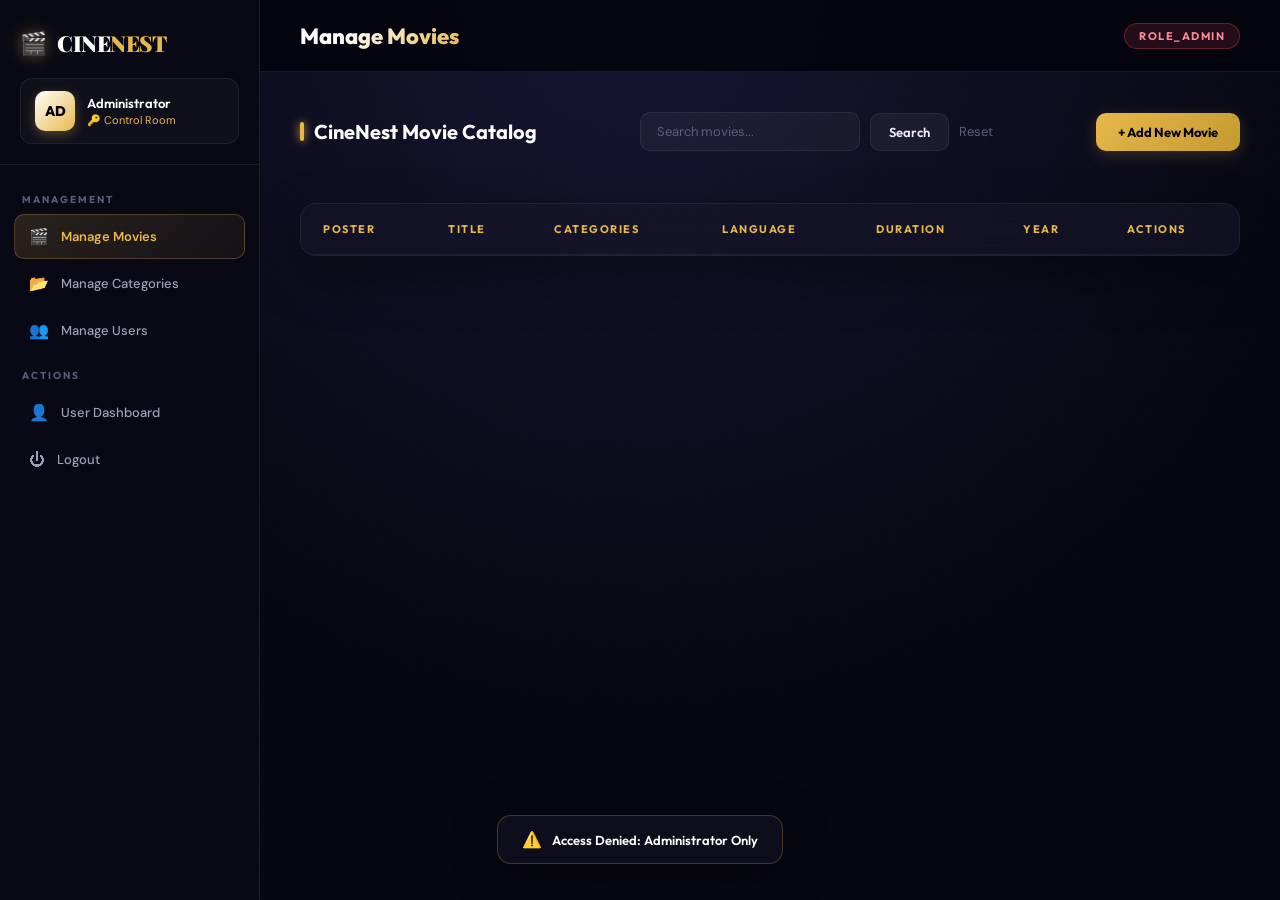
<file: src/main/resources/static/admin.html>
<!DOCTYPE html>
<html lang="en">

<head>
  <meta charset="UTF-8">
  <meta name="viewport" content="width=device-width, initial-scale=1.0">
  <title>CineNest – Admin Portal</title>
  <link rel="preconnect" href="https://fonts.googleapis.com">
  <link
          href="https://fonts.googleapis.com/css2?family=Playfair+Display:wght@700;900&family=Bebas+Neue&family=Outfit:wght@300;400;500;600;700&family=DM+Sans:wght@300;400;500&display=swap"
          rel="stylesheet">
  <link rel="stylesheet" href="css/admin.css">
</head>

<body>
<div class="film-grain"></div>

<!-- Sidebar -->
<aside class="sidebar">
  <div class="sidebar-top">
    <a class="logo" href="index.html">
      <div class="logo-icon">🎬</div>
      <span class="logo-text">CINE<span>NEST</span></span>
    </a>
    <div class="user-card">
      <div class="user-avatar">AD</div>
      <div>
        <div class="user-name">Administrator</div>
        <div class="user-plan">🔑 Control Room</div>
      </div>
    </div>
  </div>

  <nav class="sidebar-nav">
    <div class="nav-label">Management</div>
    <div class="nav-item active" onclick="switchAdminTab('movies', this)">
      <span>🎬</span> Manage Movies
    </div>
    <div class="nav-item" onclick="switchAdminTab('categories', this)">
      <span>📂</span> Manage Categories
    </div>
    <div class="nav-item" onclick="switchAdminTab('users', this)">
      <span>👥</span> Manage Users
    </div>

    <div class="nav-label">Actions</div>
    <div class="nav-item" onclick="window.location.href='user_page.html'">
      <span>👤</span> User Dashboard
    </div>
    <div class="nav-item danger" onclick="logout()">
      <span>⏻</span> Logout
    </div>
  </nav>
</aside>

<!-- Main Content -->
<main class="main-content">
  <div class="topbar">
    <div class="topbar-title" id="adminTitle">Manage Movies</div>
    <div class="topbar-right">
      <div class="badge-role">ROLE_ADMIN</div>
    </div>
  </div>

  <div class="content-container">

    <!-- ── TABS ── -->

    <!-- TAB: MOVIES -->
    <section class="admin-panel active" id="panel-movies">
      <div class="header-action">
        <h2>CineNest Movie Catalog</h2>
        <div class="admin-search-wrap">
          <input type="text" id="movieSearchInput" placeholder="Search movies..."
                 onkeydown="if(event.key==='Enter') searchMovie()">
          <button class="btn-search" onclick="searchMovie()">Search</button>
          <button class="btn-clear" onclick="clearMovieSearch()">Reset</button>
        </div>
        <button class="btn-action-primary" onclick="openMovieFormModal()">+ Add New Movie</button>
      </div>

      <div class="filter-bar" id="adminGenreBar"></div>

      <div class="table-container">
        <table id="moviesTable">
          <thead>
          <tr>
            <th>Poster</th>
            <th>Title</th>
            <th>Categories</th>
            <th>Language</th>
            <th>Duration</th>
            <th>Year</th>
            <th>Actions</th>
          </tr>
          </thead>
          <tbody id="moviesTableBody">
          <!-- Dynamically populated -->
          </tbody>
        </table>
      </div>
    </section>

    <!-- TAB: CATEGORIES -->
    <section class="admin-panel" id="panel-categories">
      <div class="header-action">
        <h2>Movie Categories</h2>
        <button class="btn-action-primary" onclick="openCategoryFormModal()">+ Add New Category</button>
      </div>

      <div class="table-container">
        <table id="categoriesTable">
          <thead>
          <tr>
            <th>ID</th>
            <th>Name</th>
            <th>Description</th>
            <th>Actions</th>
          </tr>
          </thead>
          <tbody id="categoriesTableBody">
          <!-- Dynamically populated -->
          </tbody>
        </table>
      </div>
    </section>

    <!-- TAB: USERS -->
    <section class="admin-panel" id="panel-users">
      <div class="header-action">
        <h2>Registered Users</h2>
        <div class="admin-search-wrap">
          <input type="text" id="userSearchInput" placeholder="Search by email..."
                 onkeydown="if(event.key==='Enter') searchUser()">
          <button class="btn-search" onclick="searchUser()">Search</button>
          <button class="btn-clear" onclick="clearUserSearch()">Reset</button>
        </div>
      </div>

      <div class="table-container">
        <table id="usersTable">
          <thead>
          <tr>
            <th>ID</th>
            <th>Username</th>
            <th>Email</th>
            <th>Role</th>
            <th>Actions</th>
          </tr>
          </thead>
          <tbody id="usersTableBody">
          <!-- Dynamically populated -->
          </tbody>
        </table>
      </div>
    </section>

  </div>
</main>

<!-- ── MODAL: ADD / EDIT MOVIE ── -->
<div class="modal-overlay" id="movieFormModal">
  <div class="modal-card">
    <button class="modal-close" onclick="closeMovieFormModal()">✕</button>
    <h3 class="modal-title" id="movieFormTitle">Add New Movie</h3>

    <form id="movieForm" onsubmit="saveMovie(event)">
      <input type="hidden" id="form-movie-id">

      <div class="form-row-2">
        <div class="form-group">
          <label class="form-label">Movie Title</label>
          <input class="form-input" id="form-movie-title" type="text" placeholder="e.g. Inception" required>
        </div>
        <div class="form-group">
          <label class="form-label">Language</label>
          <input class="form-input" id="form-movie-lang" type="text" placeholder="e.g. English" required>
        </div>
      </div>

      <div class="form-row-2">
        <div class="form-group">
          <label class="form-label">Duration (min)</label>
          <input class="form-input" id="form-movie-dur" type="number" placeholder="148" required>
        </div>
        <div class="form-group">
          <label class="form-label">Release Year</label>
          <input class="form-input" id="form-movie-year" type="number" placeholder="2010" required>
        </div>
      </div>

      <div class="form-group">
        <label class="form-label">Poster Image URL</label>
        <input class="form-input" id="form-movie-poster" type="url" placeholder="https://example.com/poster.jpg">
      </div>

      <div class="form-group">
        <label class="form-label">Trailer Video URL (YouTube)</label>
        <input class="form-input" id="form-movie-trailer" type="url" placeholder="https://www.youtube.com/watch?v=...">
      </div>

      <div class="form-group">
        <label class="form-label">Description</label>
        <textarea class="form-input textarea" id="form-movie-desc"
                  placeholder="A thief who steals corporate secrets..." required></textarea>
      </div>

      <div class="form-group">
        <label class="form-label">Select Categories</label>
        <div class="checkbox-grid" id="categoryCheckboxes">
          <!-- Dynamic Category Checkboxes -->
        </div>
      </div>

      <button class="btn-submit-action" type="submit">Save Movie</button>
    </form>
  </div>
</div>

<!-- ── MODAL: ADD / EDIT CATEGORY ── -->
<div class="modal-overlay" id="categoryFormModal">
  <div class="modal-card">
    <button class="modal-close" onclick="closeCategoryFormModal()">✕</button>
    <h3 class="modal-title" id="categoryFormTitle">Add New Category</h3>

    <form id="categoryForm" onsubmit="saveCategory(event)">
      <input type="hidden" id="form-cat-id">

      <div class="form-group">
        <label class="form-label">Category Name</label>
        <input class="form-input" id="form-cat-name" type="text" placeholder="e.g. Action" required>
      </div>

      <div class="form-group">
        <label class="form-label">Description</label>
        <textarea class="form-input textarea" id="form-cat-desc" placeholder="Action packed films..."
                  required></textarea>
      </div>

      <button class="btn-submit-action" type="submit">Save Category</button>
    </form>
  </div>
</div>

<!-- ── MODAL: CONFIRM ACTION ── -->
<div class="modal-overlay" id="confirmDeleteModal">
  <div class="modal-card" style="max-width: 420px; text-align: center; padding: 32px 24px;">
    <div class="confirm-warn-icon">⚠️</div>
    <h3 class="modal-title" style="border-bottom: none; margin-bottom: 10px; padding: 0; font-size: 22px;">Are you
      sure?</h3>
    <p id="confirmDeleteMessage"
       style="font-size: 14px; color: var(--muted); margin-bottom: 28px; line-height: 1.6; padding: 0 10px;"></p>
    <div style="display: flex; gap: 12px; justify-content: center;">
      <button class="btn-confirm-cancel" onclick="closeConfirmDeleteModal()">Cancel</button>
      <button class="btn-confirm-delete" id="btnConfirmProceed">Delete</button>
    </div>
  </div>
</div>

<!-- ── MODAL: WARNING DELETION BLOCKED ── -->
<div class="modal-overlay" id="warningDeleteModal">
  <div class="modal-card" style="max-width: 440px; text-align: center; padding: 32px 24px;">
    <div class="warning-icon">🚫</div>
    <h3 class="modal-title" style="border-bottom: none; margin-bottom: 10px; padding: 0; font-size: 22px; color: var(--red-soft);">Deletion Blocked</h3>
    <p id="warningDeleteMessage" style="font-size: 14px; color: var(--muted); margin-bottom: 15px; line-height: 1.6; padding: 0 10px;"></p>
    <div class="warning-movie-list" id="warningMovieList">
      <!-- Movies list will be loaded here dynamically -->
    </div>
    <div style="display: flex; gap: 12px; justify-content: center;">
      <button class="btn-confirm-cancel" style="width: 100%; border-color: rgba(255, 74, 90, 0.3); color: var(--red-soft);" onclick="closeWarningDeleteModal()">Understood</button>
    </div>
  </div>
</div>

<!-- Toast -->
<div class="toast" id="toast">
  <span id="toastIcon"></span>
  <span id="toastMsg"></span>
</div>

<script src="js/admin.js"></script>
</body>

</html>
</file>
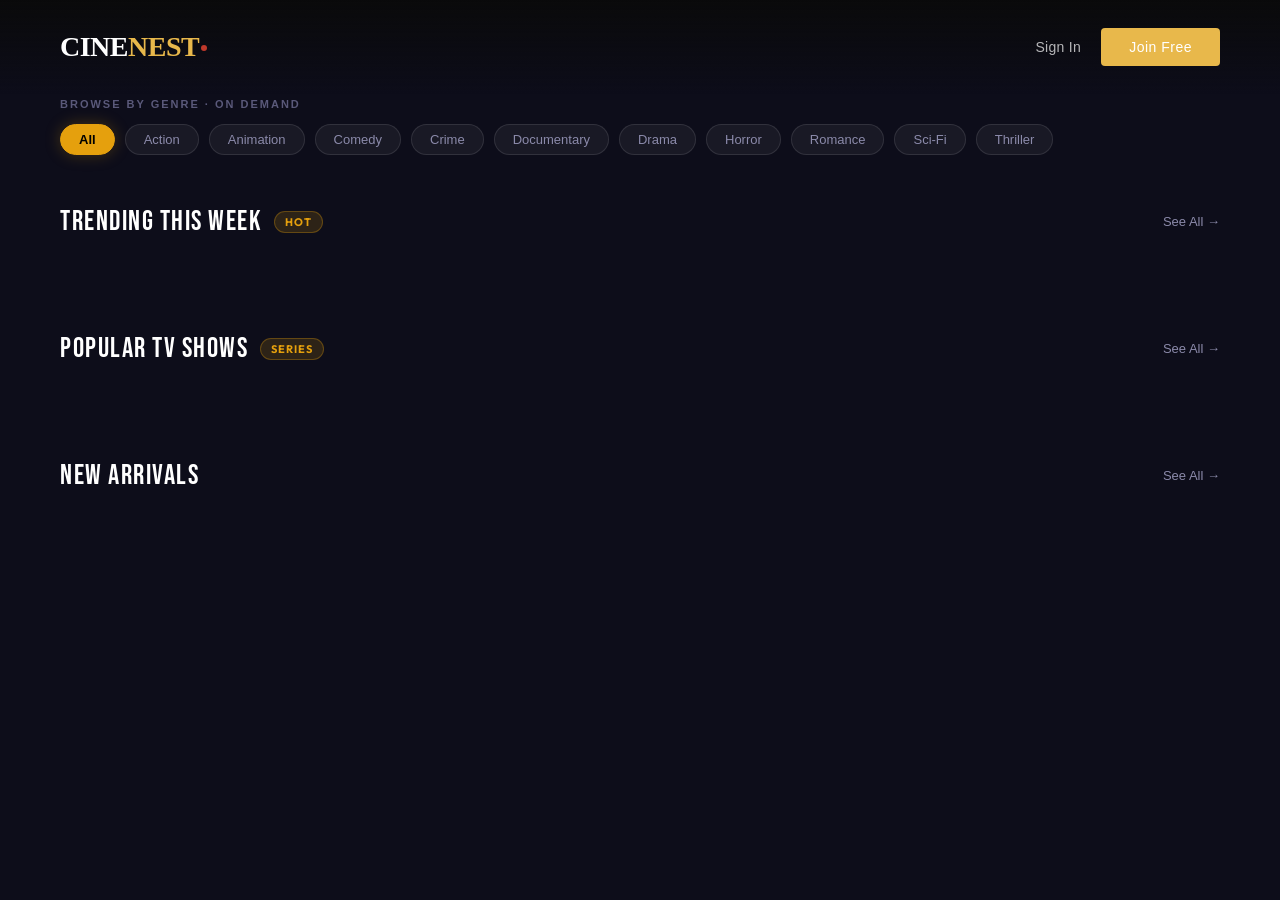
<file: src/main/resources/static/moviepage.html>
<!DOCTYPE html>
<html lang="en">
<head>
    <meta charset="UTF-8">
    <meta name="viewport" content="width=device-width, initial-scale=1.0">
    <title>CineNest – Movie List</title>
    <link rel="preconnect" href="https://fonts.googleapis.com">
    <link href="https://fonts.googleapis.com/css2?family=Bebas+Neue&family=Outfit:wght@300;400;500;600;700&display=swap"rel="stylesheet">
    <link rel="stylesheet" href="css/style.css">
    <link rel="stylesheet" href="css/moviepage.css">
</head>
<body>

<!-- NAV -->
<nav class="reveal">
    <a href="index.html" class="logo">CINE<span>NEST</span><span class="logo-dot"></span></a>
    <div class="nav-right">
        <a href="signin_page.html" class="nav-link">Sign In</a>
        <a href="signup_page.html" class="btn-join">Join Free</a>
    </div>
</nav>

<!-- ═══════ GENRES ═══════ -->
<section class="genres-section reveal">
    <br>
    <div class="section-label">Browse by Genre · On Demand</div>
    <div class="genre-pills">
        <div class="pill active">All</div>
        <div class="pill">Action</div>
        <div class="pill">Animation</div>
        <div class="pill">Comedy</div>
        <div class="pill">Crime</div>
        <div class="pill">Documentary</div>
        <div class="pill">Drama</div>
        <div class="pill">Horror</div>
        <div class="pill">Romance</div>
        <div class="pill">Sci-Fi</div>
        <div class="pill">Thriller</div>
    </div>
</section>

<!-- ═══════ TRENDING ═══════ -->
<section class="content-section reveal">
    <div class="section-header">
        <div class="section-title">
            Trending This Week
            <span class="badge">Hot</span>
        </div>
        <a href="#" class="see-all" data-section="trending">See All →</a>
    </div>
    <div class="cards-row-wrapper">
        <div class="cards-row" id="trendingRow"></div>
    </div>
</section>

<!-- ═══════ POPULAR TV SHOWS ═══════ -->
<section class="content-section reveal">
    <div class="section-header">
        <div class="section-title">
            Popular TV Shows
            <span class="badge">Series</span>
        </div>
        <a href="#" class="see-all" data-section="tv">See All →</a>
    </div>
    <div class="cards-row-wrapper">
        <div class="cards-row" id="tvRow"></div>
    </div>
</section>

<!-- ═══════ NEW ARRIVALS ═══════ -->
<section class="content-section reveal">
    <div class="section-header">
        <div class="section-title">New Arrivals</div>
        <a href="#" class="see-all" data-section="new">See All →</a>
    </div>
    <div class="cards-row-wrapper">
        <div class="cards-row" id="newRow"></div>
    </div>
</section>

<script src="js/moviepage.js"></script>

</body>
</html>
</file>
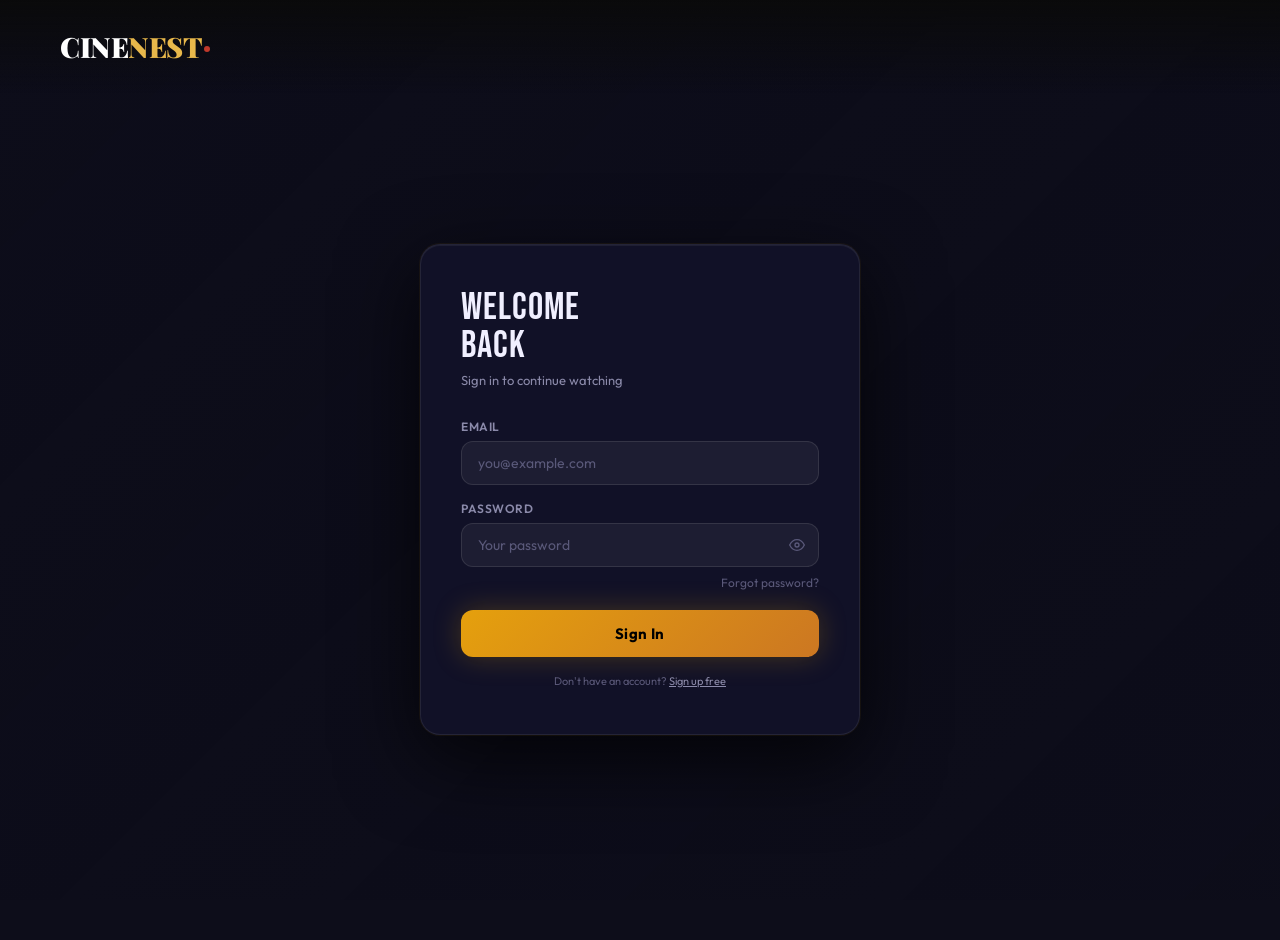
<file: src/main/resources/static/payment.html>
<!DOCTYPE html>
<html lang="en">

<head>
    <meta charset="UTF-8">
    <meta name="viewport" content="width=device-width, initial-scale=1.0">
    <title>CineNest – Complete Your Rental</title>
    <link rel="preconnect" href="https://fonts.googleapis.com">
    <link
            href="https://fonts.googleapis.com/css2?family=Bebas+Neue&family=Outfit:wght@300;400;500;600;700&family=DM+Sans:wght@300;400;500&display=swap"
            rel="stylesheet">
    <link rel="stylesheet" href="css/style.css">
    <link rel="stylesheet" href="css/payment.css">
    <!-- Load Stripe JS -->
    <script src="https://js.stripe.com/v3/"></script>
</head>

<body>
<div class="film-grain"></div>
<div class="payment-bg"></div>

<nav>
    <a href="user_page.html" class="logo">CINE<span>NEST</span><span class="logo-dot"></span></a>
    <div class="nav-right">
        <a href="user_page.html" class="nav-link">Back to Dashboard</a>
    </div>
</nav>

<div class="payment-container">
    <div class="payment-card">
        <!-- Movie Summary Column -->
        <div class="movie-summary-col">
            <h2 class="section-title">Rental Summary</h2>
            <div class="movie-meta-card">
                <div class="movie-poster-wrap" id="moviePosterWrap">
                    <div class="poster-ph">🎬</div>
                </div>
                <div class="movie-details">
                    <h3 class="movie-title" id="movieTitle">Loading Movie...</h3>
                    <div class="rental-plan-tag" id="planTag">SD Quality</div>
                    <div class="rental-duration">🔑 48-Hour Viewing Window</div>
                </div>
            </div>

            <div class="pricing-table">
                <div class="price-row">
                    <span>Rental Duration</span>
                    <span>48 Hours</span>
                </div>
                <div class="price-row">
                    <span>Quality Plan</span>
                    <span id="planName">Standard Definition</span>
                </div>
                <div class="price-row total-row">
                    <span>Total to Pay</span>
                    <span class="price-total" id="priceTotal">$2.99</span>
                </div>
            </div>
        </div>

        <!-- Payment Form Column -->
        <div class="form-col">
            <h2 class="section-title">Secure Checkout</h2>
            <p class="form-subtitle">Powered by Stripe encryption</p>

            <div class="api-error" id="payError">
                <span>⚠️</span><span id="payErrorMsg">Something went wrong</span>
            </div>

            <!-- Stripe Credit Card Form -->
            <form id="payment-form" onsubmit="handlePaymentSubmit(event)">
                <div class="form-group">
                    <label class="form-label">Billing Name</label>
                    <input class="form-input" id="cardholder-name" type="text" placeholder="John Doe" required>
                </div>

                <div class="form-group">
                    <label class="form-label">Card Details</label>
                    <div id="card-element" class="stripe-card-element">
                        <!-- A Stripe Element will be inserted here. -->
                    </div>
                    <!-- Used to display form errors. -->
                    <div class="error-msg" id="card-errors" role="alert"></div>
                </div>

                <button class="btn-submit-pay" id="btnPayNow">
                    <div class="spinner" id="paySpinner"></div>
                    <span id="btnPayText">Confirm & Authorize Rental</span>
                </button>
            </form>

            <div class="security-badges">
                <div class="badge"><svg width="12" height="12" fill="currentColor" viewBox="0 0 24 24">
                    <path
                            d="M18 8h-1V6c0-2.76-2.24-5-5-5S7 3.24 7 6v2H6c-1.1 0-2 .9-2 2v10c0 1.1.9 2 2 2h12c1.1 0 2-.9 2-2V10c0-1.1-.9-2-2-2zm-6 9c-1.1 0-2-.9-2-2s.9-2 2-2 2 .9 2 2-.9 2-2 2zm3.1-9H8.9V6c0-1.71 1.39-3.1 3.1-3.1 1.71 0 3.1 1.39 3.1 3.1v2z" />
                </svg> SSL Secured</div>
                <div class="badge">💳 PCI Compliant</div>
            </div>
        </div>
    </div>
</div>

<!-- Success Modal -->
<div class="success-overlay" id="successOverlay">
    <div class="success-modal">
        <div class="success-icon">🍿</div>
        <h2 class="success-title">Rental Authorized!</h2>
        <p class="success-sub">Grab your popcorn! The movie has been added to your dashboard.</p>
        <button class="btn-dashboard" onclick="window.location.href='user_page.html'">Start Watching</button>
    </div>
</div>

<div class="toast" id="toast">
    <span id="toastIcon"></span>
    <span id="toastMsg"></span>
</div>

<script src="js/payment.js"></script>
</body>

</html>
</file>
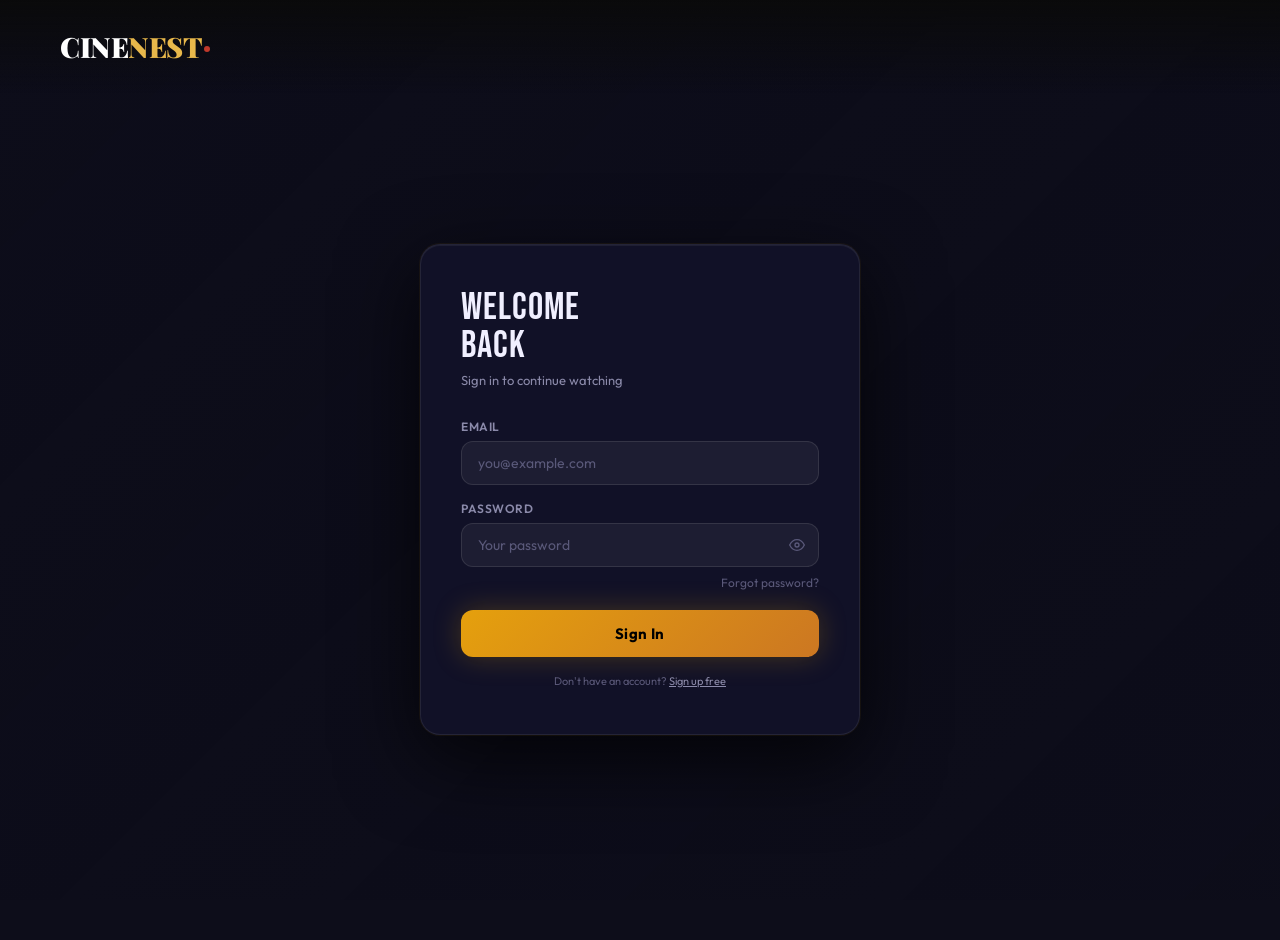
<file: src/main/resources/static/signin_page.html>
<!DOCTYPE html>
<html lang="en">

<head>
    <meta charset="UTF-8">
    <meta name="viewport" content="width=device-width, initial-scale=1.0">
    <title>CineNest – Sign In</title>
    <link rel="preconnect" href="https://fonts.googleapis.com">
    <link
            href="https://fonts.googleapis.com/css2?family=Playfair+Display:wght@700;900&family=Bebas+Neue&family=Outfit:wght@300;400;500;600;700&family=DM+Sans:wght@300;400;500&display=swap"
            rel="stylesheet">
    <link rel="stylesheet" href="css/style.css">
    <link rel="stylesheet" href="css/signin_page.css">
</head>

<body>

<div class="page-bg" id="pageBg"></div>

<nav>
    <a href="index.html" class="logo">CINE<span>NEST</span><span class="logo-dot"></span></a>
</nav>

<div class="page-wrap">
    <div class="auth-card">

        <!-- SIGN IN FORM -->
        <div id="panelSignin">
            <div class="auth-heading">Welcome<br>Back</div>
            <div class="auth-sub">Sign in to continue watching</div>

            <div class="api-error" id="siApiError">
                <span>⚠️</span><span id="siApiErrorMsg"></span>
            </div>

            <div class="form-group">
                <label class="form-label">Email</label>
                <input class="form-input" id="siEmail" type="email" placeholder="you@example.com"
                       autocomplete="email">
                <div class="error-msg" id="siEmailErr">Please enter a valid email.</div>
            </div>

            <div class="form-group">
                <label class="form-label">Password</label>
                <div class="input-wrap">
                    <input class="form-input" id="siPassword" type="password" placeholder="Your password"
                           autocomplete="current-password" style="padding-right:44px"
                           onkeydown="if(event.key==='Enter') handleSignin()">
                    <button class="toggle-pw" onclick="togglePw('siPassword',this)" tabindex="-1">
                        <svg width="16" height="16" fill="none" stroke="currentColor" stroke-width="2"
                             viewBox="0 0 24 24">
                            <path d="M1 12s4-8 11-8 11 8 11 8-4 8-11 8-11-8-11-8z" />
                            <circle cx="12" cy="12" r="3" />
                        </svg>
                    </button>
                </div>
                <div class="error-msg" id="siPasswordErr">Password is required.</div>
            </div>

            <a href="#" class="forgot-link">Forgot password?</a>

            <button class="btn-submit" id="siBtn" onclick="handleSignin()">
                <div class="spinner" id="siSpinner"></div>
                <span id="siBtnText">Sign In</span>
            </button>

            <div class="terms-note">
                Don't have an account?
                <a href="signup_page.html">Sign up free</a>
            </div>
        </div>

        <!-- SUCCESS STATE -->
        <div class="success-state" id="successState">
            <div class="success-icon">🎬</div>
            <div class="success-title">Welcome Back!</div>
            <div class="success-sub" id="successMsg">Redirecting…</div>
        </div>

    </div>
</div>

<script src="js/signin_page.js"></script>
</body>

</html>
</file>
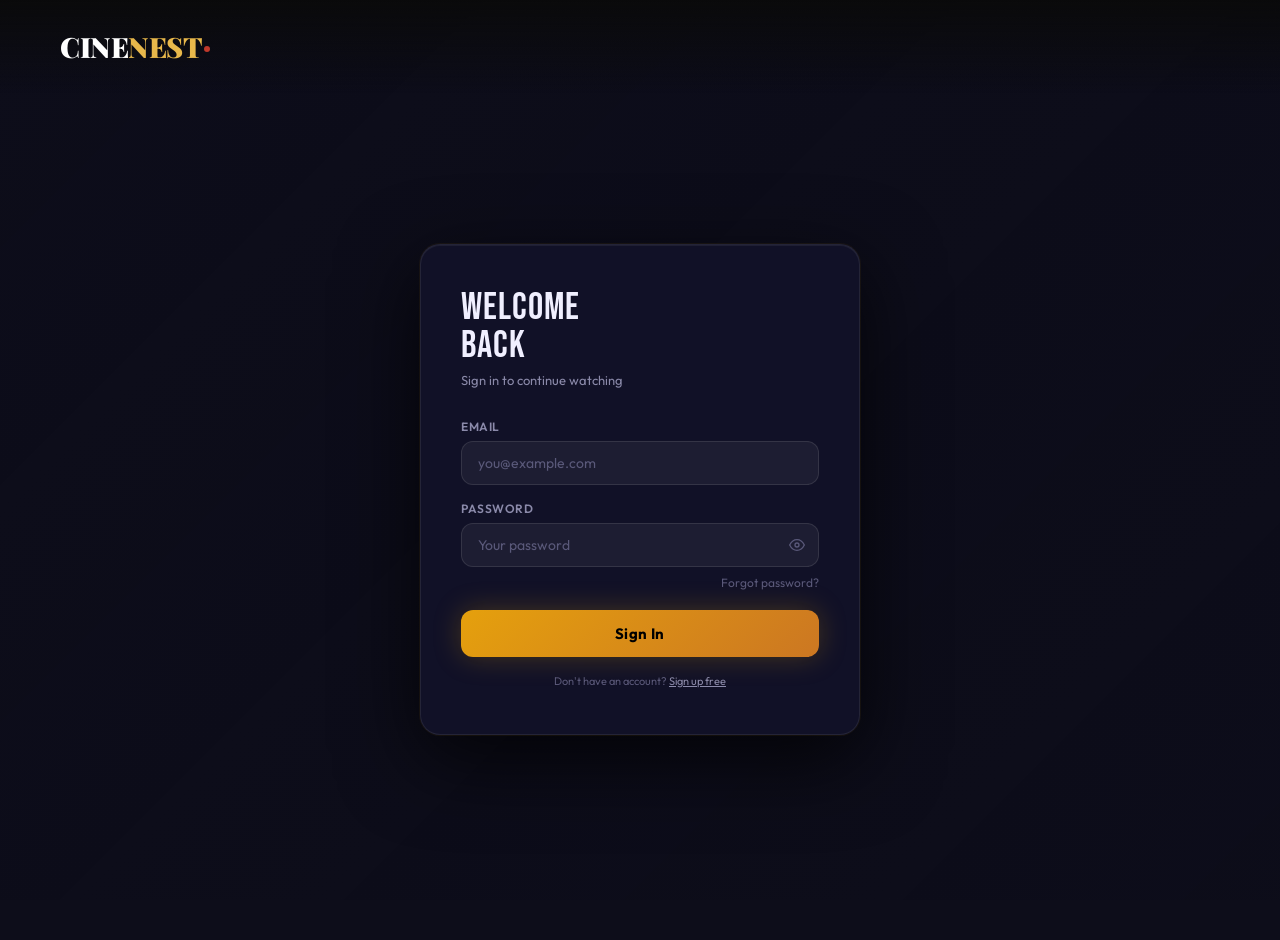
<file: src/main/resources/static/user_page.html>
<!DOCTYPE html>
<html lang="en">

<head>
  <meta charset="UTF-8">
  <meta name="viewport" content="width=device-width, initial-scale=1.0">
  <title>CineNest – My Dashboard</title>
  <link rel="preconnect" href="https://fonts.googleapis.com">
  <link
          href="https://fonts.googleapis.com/css2?family=Playfair+Display:wght@700;900&family=Bebas+Neue&family=Outfit:wght@300;400;500;600;700&display=swap"
          rel="stylesheet">
  <link rel="stylesheet" href="css/user_page.css">
</head>

<body>

<!-- ════ SIDEBAR ════ -->
<aside class="sidebar" id="sidebar">
  <div class="sidebar-top">
    <a class="logo" href="index.html">
      <div class="logo-icon">🎬</div>
      <span class="logo-text">CINE<span>NEST</span></span>
    </a>
    <div class="user-card" id="userCard">
      <div class="user-avatar" id="userAvatar">?</div>
      <div>
        <div class="user-name" id="userName">Guest</div>
        <div class="user-plan">⭐ Member</div>
      </div>
    </div>
  </div>

  <nav class="sidebar-nav">
    <div class="nav-label">Discover</div>
    <div class="nav-item active" onclick="nav('browse',this)">
      <svg viewBox="0 0 24 24" fill="none" stroke="currentColor" stroke-width="2">
        <circle cx="11" cy="11" r="8" />
        <path d="M21 21l-4.35-4.35" />
      </svg>
      Browse Movies
    </div>

    <div class="nav-label">My Content</div>
    <div class="nav-item" onclick="nav('rentals',this)">
      <svg viewBox="0 0 24 24" fill="none" stroke="currentColor" stroke-width="2">
        <rect x="2" y="7" width="20" height="14" rx="2" />
        <path d="M16 2l-4 5-4-5" />
      </svg>
      My Rentals
      <span class="nav-badge gold" id="rentalsCount">0</span>
    </div>
    <div class="nav-item" onclick="nav('watchlist',this)">
      <svg viewBox="0 0 24 24" fill="none" stroke="currentColor" stroke-width="2">
        <path
                d="M20.84 4.61a5.5 5.5 0 00-7.78 0L12 5.67l-1.06-1.06a5.5 5.5 0 00-7.78 7.78l1.06 1.06L12 21.23l7.78-7.78 1.06-1.06a5.5 5.5 0 000-7.78z" />
      </svg>
      Watchlist
      <span class="nav-badge gold" id="watchlistCount">0</span>
    </div>
    <div class="nav-item" onclick="nav('reviews',this)">
      <svg viewBox="0 0 24 24" fill="none" stroke="currentColor" stroke-width="2">
        <path d="M21 15a2 2 0 01-2 2H7l-4 4V5a2 2 0 012-2h14a2 2 0 012 2z" />
      </svg>
      My Reviews
    </div>

    <div class="nav-label">Account</div>
    <div class="nav-item" onclick="nav('history',this)">
      <svg viewBox="0 0 24 24" fill="none" stroke="currentColor" stroke-width="2">
        <circle cx="12" cy="12" r="10" />
        <polyline points="12 6 12 12 16 14" />
      </svg>
      Rental History
    </div>
    <div class="nav-item" onclick="nav('profile',this)">
      <svg viewBox="0 0 24 24" fill="none" stroke="currentColor" stroke-width="2">
        <path d="M20 21v-2a4 4 0 00-4-4H8a4 4 0 00-4 4v2" />
        <circle cx="12" cy="7" r="4" />
      </svg>
      Profile & Settings
    </div>
    <div class="nav-item" onclick="window.location.href='index.html'">
      <svg viewBox="0 0 24 24" fill="none" stroke="currentColor" stroke-width="2">
        <path d="M3 9l9-7 9 7v11a2 2 0 01-2 2H5a2 2 0 01-2-2z" />
      </svg>
      Back to Home
    </div>
  </nav>

  <div class="sidebar-footer">
    <button class="footer-btn danger" onclick="logout()">⏻ Logout</button>
  </div>
</aside>

<!-- ════ MAIN ════ -->
<main class="main">

  <!-- TOP BAR -->
  <div class="topbar">
    <div class="topbar-title" id="topbarTitle">Browse Movies</div>
    <div class="search-wrap">
      <div class="search-input-wrap">
        <svg width="14" height="14" fill="none" stroke="currentColor" stroke-width="2" viewBox="0 0 24 24">
          <circle cx="11" cy="11" r="8" />
          <path d="M21 21l-4.35-4.35" />
        </svg>
        <input type="text" placeholder="Search movies, genres, actors…" id="searchBox"
               oninput="liveSearch(this.value)" autocomplete="off">
      </div>
      <div class="search-dropdown" id="searchDropdown"></div>
    </div>
    <div class="topbar-right">
      <div class="icon-btn notif-dot" title="Notifications">
        <svg width="15" height="15" fill="none" stroke="currentColor" stroke-width="2" viewBox="0 0 24 24">
          <path d="M18 8A6 6 0 006 8c0 7-3 9-3 9h18s-3-2-3-9" />
          <path d="M13.73 21a2 2 0 01-3.46 0" />
        </svg>
      </div>
      <div class="icon-btn" onclick="nav('profile', document.querySelector('[onclick*=profile]'))">
        <svg width="15" height="15" fill="none" stroke="currentColor" stroke-width="2" viewBox="0 0 24 24">
          <path d="M20 21v-2a4 4 0 00-4-4H8a4 4 0 00-4 4v2" />
          <circle cx="12" cy="7" r="4" />
        </svg>
      </div>
    </div>
  </div>

  <!-- CONTENT -->
  <div class="content">

    <!-- ══ BROWSE ══ -->
    <div class="panel active" id="panel-browse">
      <div class="mini-stats" id="userStats">
        <div class="mini-stat">
          <div class="mini-stat-icon">🎬</div>
          <div>
            <div class="mini-stat-val" id="s-rentals">0</div>
            <div class="mini-stat-label">Total Rentals</div>
          </div>
        </div>
        <div class="mini-stat">
          <div class="mini-stat-icon">❤️</div>
          <div>
            <div class="mini-stat-val" id="s-watchlist">0</div>
            <div class="mini-stat-label">Watchlist</div>
          </div>
        </div>
        <div class="mini-stat">
          <div class="mini-stat-icon">⭐</div>
          <div>
            <div class="mini-stat-val" id="s-reviews">0</div>
            <div class="mini-stat-label">Reviews</div>
          </div>
        </div>
        <div class="mini-stat">
          <div class="mini-stat-icon">💰</div>
          <div>
            <div class="mini-stat-val" id="s-spent">$0</div>
            <div class="mini-stat-label">Total Spent</div>
          </div>
        </div>
      </div>

      <div class="filter-bar" id="genreBar">
        <div class="f-pill active" data-g="all">All</div>
        <div class="f-pill" data-g="Action">Action</div>
        <div class="f-pill" data-g="Drama">Drama</div>
        <div class="f-pill" data-g="Sci-Fi">Sci-Fi</div>
        <div class="f-pill" data-g="Horror">Horror</div>
        <div class="f-pill" data-g="Comedy">Comedy</div>
        <div class="f-pill" data-g="Thriller">Thriller</div>
      </div>
      <div class="movies-grid" id="browseGrid"></div>
    </div>

    <!-- ══ MY RENTALS ══ -->
    <div class="panel" id="panel-rentals">
      <div class="section-hd">
        <h2>My Rentals</h2>
        <button class="btn btn-secondary btn-sm"
                onclick="nav('browse', document.querySelector('[onclick*=browse]'))">+ Rent More</button>
      </div>
      <div class="rentals-list" id="rentalsList"></div>
    </div>

    <!-- ══ WATCHLIST ══ -->
    <div class="panel" id="panel-watchlist">
      <div class="section-hd">
        <h2>My Watchlist</h2>
        <button class="btn btn-danger btn-sm" id="clearWishlist" onclick="clearWishlist()">Clear All</button>
      </div>
      <div class="watchlist-grid" id="watchlistGrid"></div>
    </div>

    <!-- ══ MY REVIEWS ══ -->
    <div class="panel" id="panel-reviews">
      <div class="section-hd">
        <h2>My Reviews</h2>
      </div>
      <div class="my-reviews" id="myReviews"></div>
    </div>

    <!-- ══ WATCH HISTORY ══ -->
    <div class="panel" id="panel-history">
      <div class="section-hd">
        <h2>Watch History</h2>
        <button class="btn btn-danger btn-sm" onclick="clearHistory()">Clear History</button>
      </div>
      <div class="movies-grid" id="historyGrid"></div>
    </div>

    <!-- ══ PROFILE ══ -->
    <div class="panel" id="panel-profile">
      <div class="profile-grid">
        <div>
          <div class="profile-card">
            <div class="profile-avatar-lg" id="profileAvatarLg">?</div>
            <div class="profile-name" id="profileName">User</div>
            <div class="profile-email" id="profileEmail">user@example.com</div>
            <div class="profile-stats">
              <div class="p-stat">
                <div class="p-stat-val" id="ps-rentals">0</div>
                <div class="p-stat-label">Rentals</div>
              </div>
              <div class="p-stat">
                <div class="p-stat-val" id="ps-reviews">0</div>
                <div class="p-stat-label">Reviews</div>
              </div>
              <div class="p-stat">
                <div class="p-stat-val" id="ps-watchlist">0</div>
                <div class="p-stat-label">Saved</div>
              </div>
              <div class="p-stat">
                <div class="p-stat-val" id="ps-spent">$0</div>
                <div class="p-stat-label">Spent</div>
              </div>
            </div>
            <button class="btn btn-secondary" style="width:100%"
                    onclick="document.getElementById('avatarInput').click()">Change Photo</button>
            <input type="file" id="avatarInput" accept="image/*" style="display:none">
          </div>
        </div>
        <div>
          <div class="settings-card">
            <div class="settings-section">
              <div class="settings-title">Personal Information</div>
              <div class="form-row">
                <div class="form-group"><label class="form-label">Username</label><input class="form-input"
                                                                                         id="pf-name" type="text"></div>
                <div class="form-group"><label class="form-label">Email</label><input class="form-input" id="pf-email"
                                                                                      type="email"></div>
              </div>
              <div class="form-group"><label class="form-label">Bio</label><input class="form-input" id="pf-bio"
                                                                                  type="text" placeholder="Tell us about yourself…"></div>
              <button class="btn btn-primary btn-sm" onclick="saveProfile()" style="margin-top:8px">Save
                Changes</button>
            </div>
            <div class="settings-section">
              <div class="settings-title">Change Password</div>
              <div class="form-row">
                <div class="form-group"><label class="form-label">Current Password</label><input class="form-input"
                                                                                                 id="pw-current" type="password" placeholder="••••••••"></div>
                <div class="form-group"><label class="form-label">New Password</label><input class="form-input"
                                                                                             id="pw-new" type="password" placeholder="••••••••"></div>
              </div>
              <button class="btn btn-secondary btn-sm" onclick="updatePassword()">Update Password</button>
            </div>
            <div class="settings-section">
              <div class="settings-title">Preferences</div>
              <div class="toggle-row">
                <div class="toggle-info">
                  <div class="toggle-title">Email Notifications</div>
                  <div class="toggle-desc">Rental reminders and new releases</div>
                </div>
                <button class="toggle on" onclick="this.classList.toggle('on')"></button>
              </div>
              <div class="toggle-row">
                <div class="toggle-info">
                  <div class="toggle-title">Autoplay</div>
                  <div class="toggle-desc">Start playing next episode automatically</div>
                </div>
                <button class="toggle on" onclick="this.classList.toggle('on')"></button>
              </div>
              <div class="toggle-row">
                <div class="toggle-info">
                  <div class="toggle-title">HD Streaming</div>
                  <div class="toggle-desc">Stream in highest available quality</div>
                </div>
                <button class="toggle on" onclick="this.classList.toggle('on')"></button>
              </div>
              <div class="toggle-row">
                <div class="toggle-info">
                  <div class="toggle-title">Marketing Emails</div>
                  <div class="toggle-desc">Deals and promotional offers</div>
                </div>
                <button class="toggle" onclick="this.classList.toggle('on')"></button>
              </div>
            </div>
          </div>
        </div>
      </div>
    </div>

  </div><!-- /content -->
</main>

<!-- ════ MOVIE DETAIL MODAL ════ -->
<div class="modal-overlay" id="movieModal">
  <div class="modal" id="modalInner">
    <div class="modal-backdrop" id="modalBackdrop">
      <button class="modal-close-btn" onclick="closeMovieModal()">✕</button>
    </div>
    <div class="modal-body">
      <div class="modal-top-row">
        <div id="modalPosterWrap"></div>
        <div class="modal-title-block">
          <div class="modal-genre-tag" id="mGenre"></div>
          <div class="modal-title" id="mTitle"></div>
        </div>
      </div>
      <div class="modal-meta-row" id="mMeta"></div>
      <div class="modal-desc" id="mDesc"></div>
      <div class="modal-cast-row" id="mCast"></div>

      <!-- RENT OPTIONS -->
      <div class="rent-options-row" id="rentOptions">
        <div class="rent-opt selected" data-plan="SD" onclick="selectPlan(this,'SD')">
          <div class="rent-opt-label">HD</div>
          <div class="rent-opt-price" id="rp-sd"></div>
          <div class="rent-opt-detail">7 Days · Standard</div>
        </div>
      </div>
      <div class="modal-actions">
        <button class="btn-watch-trailer" id="btnWatchTrailer" onclick="watchTrailer()">
          <svg width="14" height="14" fill="currentColor" viewBox="0 0 24 24">
            <path d="M12 2C6.48 2 2 6.48 2 12s4.48 10 10 10 10-4.48 10-10S17.52 2 12 2zm-2 14.5v-9l6 4.5-6 4.5z" />
          </svg>
          Watch Trailer
        </button>
        <button class="btn-watch-now" id="btnWatchNow" onclick="watchNow()">
          <svg width="14" height="14" fill="currentColor" viewBox="0 0 24 24">
            <path d="M8 5v14l11-7z" />
          </svg>
          Watch Now
        </button>
        <button class="btn-rent-now" id="btnRentNow" onclick="goRent()">
          <svg width="14" height="14" fill="none" stroke="currentColor" stroke-width="2.5" viewBox="0 0 24 24">
            <rect x="1" y="4" width="22" height="16" rx="2" />
            <line x1="1" y1="10" x2="23" y2="10" />
          </svg>
          Rent Now
        </button>
      </div>

      <!-- REVIEWS SECTION -->
      <div class="reviews-section">
        <div class="reviews-head">
          <h4>Reviews</h4>
          <span id="reviewCount" style="font-size:12px;color:var(--dim)"></span>
        </div>
        <!-- Write review -->
        <div class="review-form-card" id="reviewFormCard">
          <div style="font-size:13px;font-weight:600;margin-bottom:8px">Write a Review</div>
          <div class="star-input" id="starInput">
            <input type="radio" name="rating" id="s5" value="5"><label for="s5">★</label>
            <input type="radio" name="rating" id="s4" value="4"><label for="s4">★</label>
            <input type="radio" name="rating" id="s3" value="3"><label for="s3">★</label>
            <input type="radio" name="rating" id="s2" value="2"><label for="s2">★</label>
            <input type="radio" name="rating" id="s1" value="1"><label for="s1">★</label>
          </div>
          <textarea class="review-textarea" id="reviewText"
                    placeholder="Share your thoughts about this movie…"></textarea>
          <div class="review-submit-row">
            <button class="btn btn-primary btn-sm" onclick="submitReview()">Post Review</button>
          </div>
        </div>
        <div id="reviewsList"></div>
      </div>
    </div>
  </div>
</div>

<!-- ════ PLAYER MODAL ════ -->
<div class="player-modal" id="playerModal">
  <button class="player-close" onclick="closePlayer()">✕</button>
  <div class="player-screen">
    <img class="player-poster" id="playerPoster" src="" alt="">
    <iframe id="playerIframe" width="100%" height="100%" src="" frameborder="0"
            allow="accelerometer; autoplay; clipboard-write; encrypted-media; gyroscope; picture-in-picture; web-share"
            allowfullscreen
            style="display: none; border-radius: 16px; position: absolute; top: 0; left: 0; width: 100%; height: 100%; border: none; z-index: 5;"></iframe>
    <video id="playerVideoElement" width="100%" height="100%"
           style="display: none; border-radius: 16px; position: absolute; top: 0; left: 0; width: 100%; height: 100%; object-fit: contain; background: #000; z-index: 4;"></video>
    <div class="player-center">
      <div class="player-title-overlay" id="playerTitle"></div>
      <button class="player-btn-big" id="playerPlayBtn" onclick="togglePlay()">
        <svg width="28" height="28" fill="#000" viewBox="0 0 24 24">
          <path d="M8 5v14l11-7z" />
        </svg>
      </button>
    </div>
  </div>
  <div class="player-controls">
    <div class="progress-bar-player" onclick="seekVideo(event)">
      <div class="progress-fill" id="playerProgress"></div>
    </div>
    <div class="player-meta">
      <span id="playerTime">0:00</span>
      <span id="playerPlan" style="color:var(--accent)"></span>
      <span id="playerDuration">1:54:00</span>
    </div>
  </div>
  <div class="player-info">
    <h3 id="playerTitleBottom"></h3>
    <p id="playerMeta"></p>
  </div>
</div>

<!-- ── TRAILER PLAYER MODAL ── -->
<div class="player-modal" id="trailerModal">
  <button class="player-close" onclick="closeTrailer()">✕</button>
  <div class="player-screen"
       style="max-width: 850px; background: #000; border: 1px solid var(--border); position: relative;">
    <iframe id="trailerPlayer" width="100%" height="100%" src="" frameborder="0"
            allow="accelerometer; autoplay; clipboard-write; encrypted-media; gyroscope; picture-in-picture; web-share"
            allowfullscreen style="display: block; border-radius: 16px;"></iframe>
    <video id="trailerVideo" width="100%" height="100%" controls autoplay
           style="display: none; border-radius: 16px; object-fit: contain; background: #000;"></video>
  </div>
  <div class="player-info"
       style="margin-top: 20px; display: flex; justify-content: space-between; align-items: center; width: 100%; max-width: 850px; flex-wrap: wrap; gap: 16px;">
    <div>
      <h3 id="trailerMovieTitle"
          style="font-family:'Bebas Neue',sans-serif; font-size: 28px; letter-spacing: 1px; color: var(--accent);"></h3>
      <p style="color: var(--muted); font-size: 13px;">Official Movie Trailer</p>
    </div>
    <a id="btnWatchOnYoutube" href="#" target="_blank" class="btn-primary"
       style="display: none; padding: 8px 16px; font-size: 12px; border-radius: 8px; text-decoration: none; align-items: center; gap: 6px;">
      <span>🍿</span> Watch on YouTube
    </a>
  </div>
</div>

<!-- ════ CUSTOM CONFIRM MODAL ════ -->
<div class="confirm-modal-overlay" id="confirmModal">
  <div class="confirm-modal">
    <div class="confirm-modal-icon">⚠️</div>
    <h3 class="confirm-modal-title" id="confirmTitle">Confirm Action</h3>
    <p class="confirm-modal-message" id="confirmMessage">Are you sure you want to proceed?</p>
    <div class="confirm-modal-actions">
      <button class="confirm-btn confirm-btn-cancel" id="confirmCancelBtn">Cancel</button>
      <button class="confirm-btn confirm-btn-confirm" id="confirmConfirmBtn">Confirm</button>
    </div>
  </div>
</div>

<!-- TOAST -->
<div class="toast" id="toast">
  <span id="toastIcon"></span>
  <span id="toastMsg"></span>
</div>

<script src="js/user_page.js"></script>
</body>

</html>
</file>
<file: src/main/resources/static/css/admin.css>
/* ═══════════════════════════════════════
   CineNest Admin CSS
   Matches admin.html structure exactly
═══════════════════════════════════════ */

@import url('https://fonts.googleapis.com/css2?family=Outfit:wght@300;400;500;600;700;800&family=DM+Sans:wght@300;400;500;700&display=swap');

/* ── VARIABLES ── */
:root {
  --bg-deep: #06060f;
  --bg-sidebar: rgba(10, 10, 22, 0.97);
  --bg-topbar: rgba(6, 6, 15, 0.95);
  --bg-card: rgba(18, 18, 38, 0.55);
  --border: rgba(255, 255, 255, 0.07);
  --border-gold: rgba(232, 184, 75, 0.25);
  --gold: #E8B84B;
  --gold-dark: #C49A2E;
  --gold-glow: rgba(232, 184, 75, 0.15);
  --red: #ff4a5a;
  --red-soft: #ff8a96;
  --green: #0df29a;
  --text: #f0efff;
  --muted: #9fa0b8;
  --dim: #5c5d7a;
  --sidebar-w: 260px;
  --topbar-h: 72px;
  --radius: 12px;
  --transition: all 0.3s cubic-bezier(0.16, 1, 0.3, 1);
}

/* ── RESET ── */
*,
*::before,
*::after {
  margin: 0;
  padding: 0;
  box-sizing: border-box;
}

html {
  scroll-behavior: smooth;
}

body {
  background: radial-gradient(circle at 50% 0%, #151532 0%, var(--bg-deep) 65%);
  min-height: 100vh;
  color: var(--text);
  font-family: 'DM Sans', sans-serif;
  overflow-x: hidden;
  -webkit-font-smoothing: antialiased;
}

/* Scrollbars */
* {
  scrollbar-width: thin;
  scrollbar-color: rgba(255, 255, 255, 0.06) transparent;
}

*::-webkit-scrollbar {
  width: 5px;
  height: 5px;
}

*::-webkit-scrollbar-thumb {
  background: rgba(255, 255, 255, 0.08);
  border-radius: 4px;
}

*::-webkit-scrollbar-thumb:hover {
  background: rgba(232, 184, 75, 0.2);
}

/* Film grain overlay */
.film-grain {
  position: fixed;
  inset: 0;
  z-index: 1;
  pointer-events: none;
  opacity: 0.025;
  background-image: url("data:image/svg+xml,%3Csvg viewBox='0 0 256 256' xmlns='http://www.w3.org/2000/svg'%3E%3Cfilter id='n'%3E%3CfeTurbulence type='fractalNoise' baseFrequency='0.9' numOctaves='4' stitchTiles='stitch'/%3E%3C/filter%3E%3Crect width='100%25' height='100%25' filter='url(%23n)'/%3E%3C/svg%3E");
  background-size: 128px;
}

/* ════════════════════════════════════════
   SIDEBAR
════════════════════════════════════════ */
.sidebar {
  position: fixed;
  left: 0;
  top: 0;
  bottom: 0;
  width: var(--sidebar-w);
  background: var(--bg-sidebar);
  border-right: 1px solid var(--border);
  backdrop-filter: blur(24px);
  -webkit-backdrop-filter: blur(24px);
  display: flex;
  flex-direction: column;
  z-index: 300;
  overflow-y: auto;
  overflow-x: hidden;
  transition: var(--transition);
}

/* ── Sidebar Top: logo + user card ── */
.sidebar-top {
  padding: 28px 20px 20px;
  border-bottom: 1px solid var(--border);
  flex-shrink: 0;
}

/* Logo */
.logo {
  display: flex;
  align-items: center;
  gap: 10px;
  text-decoration: none;
  margin-bottom: 20px;
  transition: var(--transition);
}

.logo-icon {
  font-size: 22px;
  filter: drop-shadow(0 0 8px rgba(232, 184, 75, 0.4));
  flex-shrink: 0;
}

.logo-text {
  font-family: 'Playfair Display', serif;
  font-size: 22px;
  font-weight: 900;
  color: #fff;
  letter-spacing: -0.5px;
}

.logo-text span {
  color: var(--gold);
}

.logo:hover {
  opacity: 0.85;
}

/* User card */
.user-card {
  display: flex;
  align-items: center;
  gap: 12px;
  padding: 12px 14px;
  background: rgba(255, 255, 255, 0.03);
  border: 1px solid var(--border);
  border-radius: var(--radius);
}

.user-avatar {
  width: 40px;
  height: 40px;
  border-radius: 10px;
  background: linear-gradient(135deg, #fff 0%, var(--gold) 100%);
  color: #000;
  font-weight: 800;
  font-size: 14px;
  font-family: 'Outfit', sans-serif;
  display: flex;
  align-items: center;
  justify-content: center;
  flex-shrink: 0;
  box-shadow: 0 4px 12px rgba(232, 184, 75, 0.3);
}

.user-name {
  font-size: 13px;
  font-weight: 600;
  color: #fff;
  font-family: 'Outfit', sans-serif;
  white-space: nowrap;
}

.user-plan {
  font-size: 11px;
  color: var(--gold);
  margin-top: 2px;
}

/* ── Sidebar Nav ── */
.sidebar-nav {
  flex: 1;
  padding: 14px 14px;
  display: flex;
  flex-direction: column;
  gap: 2px;
  overflow-y: auto;
}

.nav-label {
  font-size: 10px;
  font-weight: 700;
  letter-spacing: 2px;
  text-transform: uppercase;
  color: var(--dim);
  padding: 14px 8px 6px;
  font-family: 'Outfit', sans-serif;
}

.nav-item {
  display: flex;
  align-items: center;
  gap: 12px;
  padding: 11px 14px;
  border-radius: 10px;
  font-size: 13px;
  font-weight: 500;
  color: var(--muted);
  cursor: pointer;
  border: 1px solid transparent;
  white-space: nowrap;
  transition: var(--transition);
  user-select: none;
}

.nav-item span {
  font-size: 16px;
  flex-shrink: 0;
  transition: transform 0.25s;
}

.nav-item:hover {
  background: rgba(255, 255, 255, 0.04);
  color: #fff;
  border-color: var(--border);
}

.nav-item:hover span {
  transform: scale(1.15);
}

.nav-item.active {
  background: linear-gradient(135deg, rgba(232, 184, 75, 0.15), rgba(232, 184, 75, 0.05));
  color: var(--gold);
  border-color: var(--border-gold);
  font-weight: 600;
}

.nav-item.danger:hover {
  background: rgba(255, 74, 90, 0.08);
  color: var(--red-soft);
  border-color: rgba(255, 74, 90, 0.15);
}

/* ════════════════════════════════════════
   MAIN CONTENT
════════════════════════════════════════ */
.main-content {
  margin-left: var(--sidebar-w);
  min-height: 100vh;
  display: flex;
  flex-direction: column;
}

/* ── Topbar ── */
.topbar {
  position: sticky;
  top: 0;
  z-index: 200;
  height: var(--topbar-h);
  background: var(--bg-topbar);
  border-bottom: 1px solid var(--border);
  backdrop-filter: blur(20px);
  -webkit-backdrop-filter: blur(20px);
  display: flex;
  align-items: center;
  justify-content: space-between;
  padding: 0 40px;
}

.topbar-title {
  font-family: 'Outfit', sans-serif;
  font-size: 22px;
  font-weight: 800;
  background: linear-gradient(135deg, #fff 30%, var(--gold) 100%);
  -webkit-background-clip: text;
  -webkit-text-fill-color: transparent;
  background-clip: text;
}

.topbar-right {
  display: flex;
  align-items: center;
  gap: 12px;
}

.badge-role {
  background: rgba(255, 74, 90, 0.12);
  border: 1px solid rgba(255, 74, 90, 0.3);
  color: var(--red-soft);
  padding: 5px 14px;
  border-radius: 20px;
  font-size: 11px;
  font-weight: 700;
  letter-spacing: 1.5px;
  font-family: 'Outfit', sans-serif;
}

/* ── Content container ── */
.content-container {
  padding: 40px;
  flex: 1;
}

/* ── Admin panels ── */
.admin-panel {
  display: none;
}

.admin-panel.active {
  display: block;
  animation: panelFadeIn 0.4s cubic-bezier(0.16, 1, 0.3, 1) both;
}

@keyframes panelFadeIn {
  from {
    opacity: 0;
    transform: translateY(16px);
  }

  to {
    opacity: 1;
    transform: translateY(0);
  }
}

/* Panel header */
.header-action {
  display: flex;
  align-items: center;
  justify-content: space-between;
  margin-bottom: 28px;
  gap: 12px;
  flex-wrap: wrap;
}

.header-action h2 {
  font-family: 'Outfit', sans-serif;
  font-size: 20px;
  font-weight: 700;
  color: #fff;
  padding-left: 14px;
  position: relative;
}

.header-action h2::before {
  content: '';
  position: absolute;
  left: 0;
  top: 3px;
  bottom: 3px;
  width: 4px;
  background: var(--gold);
  border-radius: 4px;
  box-shadow: 0 0 8px var(--gold);
}

/* ── Primary action button ── */
.btn-action-primary {
  background: linear-gradient(135deg, var(--gold) 0%, var(--gold-dark) 100%);
  color: #000;
  border: none;
  padding: 11px 22px;
  border-radius: 10px;
  font-family: 'Outfit', sans-serif;
  font-size: 13px;
  font-weight: 700;
  cursor: pointer;
  transition: var(--transition);
  box-shadow: 0 4px 16px rgba(232, 184, 75, 0.2);
  display: inline-flex;
  align-items: center;
  gap: 6px;
}

.btn-action-primary:hover {
  transform: translateY(-2px);
  box-shadow: 0 6px 22px rgba(232, 184, 75, 0.35);
  filter: brightness(1.08);
}

/* ── User search ── */
.admin-search-wrap {
  display: flex;
  align-items: center;
  gap: 10px;
  flex-wrap: wrap;
}

.admin-search-wrap input {
  background: rgba(255, 255, 255, 0.04);
  border: 1px solid var(--border);
  border-radius: 10px;
  color: var(--text);
  padding: 10px 16px;
  font-size: 13px;
  font-family: 'DM Sans', sans-serif;
  outline: none;
  width: 220px;
  transition: var(--transition);
}

.admin-search-wrap input:focus {
  border-color: var(--gold);
  background: rgba(255, 255, 255, 0.06);
  box-shadow: 0 0 0 3px rgba(232, 184, 75, 0.1);
}

.admin-search-wrap input::placeholder {
  color: var(--dim);
}

.btn-search {
  background: rgba(255, 255, 255, 0.05);
  border: 1px solid var(--border);
  color: var(--text);
  padding: 10px 18px;
  border-radius: 10px;
  font-size: 13px;
  font-weight: 600;
  font-family: 'Outfit', sans-serif;
  cursor: pointer;
  transition: var(--transition);
}

.btn-search:hover {
  border-color: var(--border-gold);
  color: var(--gold);
  background: rgba(255, 255, 255, 0.07);
}

.btn-clear {
  background: none;
  border: none;
  color: var(--dim);
  font-size: 13px;
  cursor: pointer;
  transition: color 0.2s;
  font-family: 'DM Sans', sans-serif;
}

.btn-clear:hover {
  color: var(--muted);
}

/* ════════════════════════════════════════
   TABLE
════════════════════════════════════════ */
.table-container {
  background: var(--bg-card);
  border: 1px solid var(--border);
  border-radius: 16px;
  overflow: hidden;
  overflow-x: auto;
  backdrop-filter: blur(12px);
  box-shadow: 0 20px 50px rgba(0, 0, 0, 0.4);
  transition: border-color 0.3s;
}

.table-container:hover {
  border-color: var(--border-gold);
}

table {
  width: 100%;
  border-collapse: collapse;
  min-width: 680px;
}

thead tr {
  background: rgba(255, 255, 255, 0.01);
}

th {
  padding: 18px 22px;
  font-size: 11px;
  font-weight: 700;
  color: var(--gold);
  text-transform: uppercase;
  letter-spacing: 1.5px;
  font-family: 'Outfit', sans-serif;
  border-bottom: 1px solid rgba(255, 255, 255, 0.05);
  white-space: nowrap;
  text-align: left;
}

td {
  padding: 15px 22px;
  font-size: 13px;
  color: rgba(255, 255, 255, 0.82);
  border-bottom: 1px solid rgba(255, 255, 255, 0.03);
  vertical-align: middle;
}

tr:last-child td {
  border-bottom: none;
}

tbody tr:hover td {
  background: rgba(255, 255, 255, 0.025);
  color: #fff;
}

/* Table poster image */
.table-poster {
  width: 44px;
  height: 64px;
  border-radius: 8px;
  object-fit: cover;
  object-position: top;
  border: 1px solid var(--border);
  box-shadow: 0 4px 10px rgba(0, 0, 0, 0.4);
  display: block;
  transition: transform 0.25s;
}

tbody tr:hover .table-poster {
  transform: scale(1.08);
  border-color: var(--border-gold);
}

/* Role tags */
.table-tag {
  display: inline-block;
  font-size: 11px;
  font-weight: 700;
  padding: 4px 10px;
  border-radius: 20px;
  font-family: 'Outfit', sans-serif;
  letter-spacing: 0.3px;
}

.table-tag.active {
  background: rgba(13, 242, 154, 0.12);
  border: 1px solid rgba(13, 242, 154, 0.3);
  color: var(--green);
}

.table-tag.plan {
  background: rgba(255, 255, 255, 0.05);
  border: 1px solid var(--border);
  color: var(--muted);
}

/* Table action buttons */
.btn-icon-edit {
  background: rgba(232, 184, 75, 0.08);
  border: 1px solid var(--border-gold);
  color: var(--gold);
  padding: 7px 14px;
  border-radius: 8px;
  cursor: pointer;
  font-size: 12px;
  font-weight: 600;
  font-family: 'Outfit', sans-serif;
  transition: var(--transition);
  margin-right: 6px;
  display: inline-flex;
  align-items: center;
  gap: 4px;
}

.btn-icon-edit:hover {
  background: var(--gold);
  color: #000;
  transform: scale(1.04);
  box-shadow: 0 4px 14px rgba(232, 184, 75, 0.25);
}

.btn-icon-delete {
  background: rgba(255, 74, 90, 0.08);
  border: 1px solid rgba(255, 74, 90, 0.2);
  color: var(--red-soft);
  padding: 7px 14px;
  border-radius: 8px;
  cursor: pointer;
  font-size: 12px;
  font-weight: 600;
  font-family: 'Outfit', sans-serif;
  transition: var(--transition);
  display: inline-flex;
  align-items: center;
  gap: 4px;
}

.btn-icon-delete:hover {
  background: var(--red);
  color: #fff;
  border-color: var(--red);
  transform: scale(1.04);
  box-shadow: 0 4px 14px rgba(255, 74, 90, 0.25);
}

/* ════════════════════════════════════════
   MODALS
════════════════════════════════════════ */
.modal-overlay {
  position: fixed;
  inset: 0;
  background: rgba(3, 3, 8, 0.88);
  backdrop-filter: blur(12px);
  -webkit-backdrop-filter: blur(12px);
  z-index: 500;
  display: flex;
  align-items: center;
  justify-content: center;
  padding: 24px;
  opacity: 0;
  pointer-events: none;
  transition: opacity 0.3s;
}

.modal-overlay.open {
  opacity: 1;
  pointer-events: all;
}

.modal-card {
  background: rgba(14, 14, 28, 0.97);
  border: 1px solid var(--border);
  border-radius: 20px;
  padding: 36px;
  width: 100%;
  max-width: 600px;
  max-height: 90vh;
  overflow-y: auto;
  position: relative;
  transform: translateY(24px) scale(0.97);
  transition: transform 0.35s cubic-bezier(0.16, 1, 0.3, 1), border-color 0.3s;
  box-shadow: 0 30px 70px rgba(0, 0, 0, 0.7);
}

.modal-overlay.open .modal-card {
  transform: translateY(0) scale(1);
  border-color: var(--border-gold);
  box-shadow: 0 30px 70px rgba(0, 0, 0, 0.7), 0 0 40px rgba(232, 184, 75, 0.08);
}

.modal-close {
  position: absolute;
  top: 20px;
  right: 20px;
  width: 30px;
  height: 30px;
  background: rgba(255, 255, 255, 0.04);
  border: 1px solid var(--border);
  border-radius: 50%;
  color: var(--muted);
  font-size: 14px;
  cursor: pointer;
  display: flex;
  align-items: center;
  justify-content: center;
  transition: var(--transition);
}

.modal-close:hover {
  background: rgba(255, 74, 90, 0.12);
  color: var(--red-soft);
  border-color: rgba(255, 74, 90, 0.2);
  transform: rotate(90deg);
}

.modal-title {
  font-family: 'Outfit', sans-serif;
  font-size: 20px;
  font-weight: 800;
  color: #fff;
  margin-bottom: 24px;
  padding-bottom: 16px;
  border-bottom: 1px solid var(--border);
}

/* ── Form elements ── */
.form-row-2 {
  display: grid;
  grid-template-columns: 1fr 1fr;
  gap: 16px;
  margin-bottom: 0;
}

.form-group {
  display: flex;
  flex-direction: column;
  gap: 7px;
  margin-bottom: 16px;
}

.form-label {
  font-size: 12px;
  font-weight: 700;
  color: var(--gold);
  letter-spacing: 0.5px;
  font-family: 'Outfit', sans-serif;
}

.form-input {
  background: rgba(255, 255, 255, 0.03);
  border: 1px solid rgba(255, 255, 255, 0.08);
  border-radius: 10px;
  color: var(--text);
  padding: 11px 14px;
  font-size: 13px;
  font-family: 'DM Sans', sans-serif;
  outline: none;
  transition: var(--transition);
  width: 100%;
}

.form-input::placeholder {
  color: var(--dim);
}

.form-input:focus {
  border-color: var(--gold);
  background: rgba(255, 255, 255, 0.05);
  box-shadow: 0 0 0 3px rgba(232, 184, 75, 0.1);
}

.form-input.textarea {
  resize: vertical;
  min-height: 100px;
  line-height: 1.6;
}

/* Category checkboxes */
.checkbox-grid {
  display: grid;
  grid-template-columns: repeat(auto-fill, minmax(120px, 1fr));
  gap: 10px;
  background: rgba(0, 0, 0, 0.2);
  border: 1px solid var(--border);
  border-radius: 10px;
  padding: 14px;
  max-height: 160px;
  overflow-y: auto;
}

.checkbox-label {
  display: flex;
  align-items: center;
  gap: 8px;
  font-size: 12px;
  color: var(--muted);
  cursor: pointer;
  user-select: none;
  transition: color 0.2s;
}

.checkbox-label input {
  accent-color: var(--gold);
  width: 14px;
  height: 14px;
  cursor: pointer;
}

.checkbox-label:hover {
  color: #fff;
}

/* Submit button */
.btn-submit-action {
  width: 100%;
  padding: 13px;
  background: linear-gradient(135deg, var(--gold) 0%, var(--gold-dark) 100%);
  border: none;
  border-radius: 10px;
  color: #000;
  font-family: 'Outfit', sans-serif;
  font-size: 14px;
  font-weight: 800;
  cursor: pointer;
  margin-top: 8px;
  transition: var(--transition);
  box-shadow: 0 4px 16px rgba(232, 184, 75, 0.2);
}

.btn-submit-action:hover {
  transform: translateY(-2px);
  box-shadow: 0 6px 24px rgba(232, 184, 75, 0.35);
  filter: brightness(1.08);
}

/* ════════════════════════════════════════
   TOAST
════════════════════════════════════════ */
.toast {
  position: fixed;
  bottom: -80px;
  left: 50%;
  transform: translateX(-50%);
  background: rgba(14, 14, 28, 0.97);
  border: 1px solid var(--border-gold);
  border-radius: 14px;
  padding: 13px 24px;
  display: flex;
  align-items: center;
  gap: 10px;
  z-index: 9999;
  transition: bottom 0.4s cubic-bezier(0.175, 0.885, 0.32, 1.275), opacity 0.3s;
  opacity: 0;
  pointer-events: none;
  box-shadow: 0 10px 40px rgba(0, 0, 0, 0.5);
  white-space: nowrap;
}

.toast.show {
  bottom: 36px;
  opacity: 1;
  pointer-events: auto;
}

#toastIcon {
  font-size: 16px;
}

#toastMsg {
  color: #fff;
  font-size: 13px;
  font-weight: 600;
  font-family: 'Outfit', sans-serif;
}

/* ════════════════════════════════════════
   RESPONSIVE
════════════════════════════════════════ */
@media (max-width: 992px) {
  .sidebar {
    transform: translateX(-100%);
    box-shadow: none;
  }

  .sidebar.open {
    transform: translateX(0);
    box-shadow: 10px 0 40px rgba(0, 0, 0, 0.5);
  }

  .main-content {
    margin-left: 0;
  }

  .topbar {
    padding: 0 20px;
  }

  .content-container {
    padding: 24px 16px;
  }
}

@media (max-width: 768px) {
  .header-action {
    flex-direction: column;
    align-items: stretch;
    gap: 12px;
  }

  .admin-search-wrap {
    flex-direction: column;
    align-items: stretch;
  }

  .admin-search-wrap input {
    width: 100%;
  }

  .form-row-2 {
    grid-template-columns: 1fr;
  }

  .modal-card {
    padding: 28px 20px;
  }

  .content-container {
    padding: 20px 14px;
  }
}

@media (max-width: 480px) {
  .topbar-title {
    font-size: 18px;
  }

  .badge-role {
    font-size: 10px;
    padding: 4px 10px;
  }

  .btn-action-primary {
    width: 100%;
    justify-content: center;
  }
}

/* ── Delete Confirmation Modal ── */
.confirm-warn-icon {
  font-size: 54px;
  margin-bottom: 18px;
  display: inline-block;
  animation: pulseWarning 2s infinite;
}

@keyframes pulseWarning {
  0% {
    transform: scale(1);
    filter: drop-shadow(0 0 2px rgba(255, 74, 90, 0.4));
  }

  50% {
    transform: scale(1.08);
    filter: drop-shadow(0 0 12px rgba(255, 74, 90, 0.8));
  }

  100% {
    transform: scale(1);
    filter: drop-shadow(0 0 2px rgba(255, 74, 90, 0.4));
  }
}

.btn-confirm-delete {
  background: linear-gradient(135deg, var(--red) 0%, #b71c1c 100%);
  color: #fff !important;
  border: none;
  padding: 12px 28px;
  border-radius: 10px;
  font-family: 'Outfit', sans-serif;
  font-size: 13px;
  font-weight: 700;
  cursor: pointer;
  transition: var(--transition);
  box-shadow: 0 4px 16px rgba(255, 74, 90, 0.2);
  display: inline-flex;
  align-items: center;
  gap: 6px;
}

.btn-confirm-delete:hover {
  transform: translateY(-2px);
  box-shadow: 0 6px 24px rgba(255, 74, 90, 0.45);
  filter: brightness(1.1);
}

.btn-confirm-cancel {
  background: rgba(255, 255, 255, 0.05);
  border: 1px solid var(--border);
  color: var(--text);
  padding: 12px 28px;
  border-radius: 10px;
  font-size: 13px;
  font-weight: 600;
  font-family: 'Outfit', sans-serif;
  cursor: pointer;
  transition: var(--transition);
}

.btn-confirm-cancel:hover {
  background: rgba(255, 255, 255, 0.08);
  border-color: var(--border-gold);
  color: var(--gold);
}

/* ── Warning Modal Deletion Blocked ── */
.warning-icon {
  font-size: 54px;
  margin-bottom: 18px;
  display: inline-block;
  animation: pulseError 2s infinite;
}

@keyframes pulseError {
  0% {
    transform: scale(1);
    filter: drop-shadow(0 0 2px rgba(255, 74, 90, 0.4));
  }

  50% {
    transform: scale(1.08);
    filter: drop-shadow(0 0 12px rgba(255, 74, 90, 0.8));
  }

  100% {
    transform: scale(1);
    filter: drop-shadow(0 0 2px rgba(255, 74, 90, 0.4));
  }
}

.warning-movie-list {
  background: rgba(255, 74, 90, 0.04);
  border: 1px solid rgba(255, 74, 90, 0.15);
  border-radius: var(--radius);
  padding: 12px;
  margin: 15px 0 24px 0;
  max-height: 120px;
  overflow-y: auto;
  text-align: left;
}

.warning-movie-item {
  font-size: 13px;
  color: var(--text);
  padding: 6px 8px;
  display: flex;
  align-items: center;
  gap: 8px;
  border-bottom: 1px solid rgba(255, 255, 255, 0.02);
}

.warning-movie-item:last-child {
  border-bottom: none;
}

.warning-movie-item::before {
  content: '🎬';
  font-size: 12px;
}

/* ── Movie Filter Bar ── */
.filter-bar {
  display: flex;
  align-items: center;
  gap: 10px;
  flex-wrap: wrap;
  margin-bottom: 24px;
}

.f-pill {
  padding: 7px 16px;
  background: rgba(255, 255, 255, 0.04);
  border: 1px solid rgba(255, 255, 255, 0.08);
  border-radius: 20px;
  font-size: 12px;
  color: var(--muted);
  cursor: pointer;
  transition: all 0.2s;
  white-space: nowrap;
}

.f-pill:hover,
.f-pill.active {
  background: var(--gold);
  border-color: var(--gold);
  color: #000;
  font-weight: 600;
}
</file>
<file: src/main/resources/static/css/style.css>
*,
*::before,
*::after {
    margin: 0;
    padding: 0;
    box-sizing: border-box;
}

:root {
    --bg-deep: #0d0d1a;
    --gold: #E8B84B;
    --gold-dark: #C49A2E;
    --cream: #F5F0E8;
    --red-accent: #C0392B;
    --bg-mid: #13132a;
    --bg-card: #1a1a35;
    --bg-card2: #1e1e3a;
    --accent: #e5a00d;
    --accent2: #cc7722;
    --gold-glow: rgba(229, 160, 13, 0.25);
    --purple-mid: #2a1f5e;
    --purple-hi: #3d2d80;
    --blue-glow: rgba(80, 60, 200, 0.3);
    --text-main: #f0efff;
    --text-muted: #8b8aaa;
    --text-dim: #5a597a;
    --live-red: #e53935;
    --card-radius: 10px;
}

html,
body {
    height: 100%;
    font-family: 'DM Sans', sans-serif;
    background: var(--bg-deep);
    color: #fff;
    overflow-x: hidden;
}

/* ── BACKGROUND ── */
.hero-bg {
  background:
    radial-gradient(ellipse 80% 60% at 65% 40%, rgba(61, 45, 128, 0.55) 0%, transparent 70%),
    radial-gradient(ellipse 50% 50% at 20% 70%, rgba(229, 160, 13, 0.12) 0%, transparent 60%),
    radial-gradient(ellipse 60% 80% at 80% 80%, rgba(42, 31, 94, 0.4) 0%, transparent 60%),
    var(--bg-deep);
  animation: bgPulse 8s ease-in-out infinite alternate;
}

@keyframes bgPulse {
  0%   { filter: brightness(1); }
  100% { filter: brightness(1.12); }
}

.film-grain {
    position: fixed;
    inset: 0;
    z-index: 1;
    opacity: 0.035;
    background-image: url("data:image/svg+xml,%3Csvg viewBox='0 0 256 256' xmlns='http://www.w3.org/2000/svg'%3E%3Cfilter id='noise'%3E%3CfeTurbulence type='fractalNoise' baseFrequency='0.9' numOctaves='4' stitchTiles='stitch'/%3E%3C/filter%3E%3Crect width='100%25' height='100%25' filter='url(%23noise)'/%3E%3C/svg%3E");
    background-size: 128px 128px;
    pointer-events: none;
}

/* ── NAV ── */
nav {
    position: fixed;
    top: 0;
    left: 0;
    right: 0;
    z-index: 100;
    display: flex;
    align-items: center;
    justify-content: space-between;
    padding: 28px 60px;
    background: linear-gradient(to bottom, rgba(10, 10, 10, 0.95) 0%, transparent 100%);
}

.logo {
    font-family: 'Playfair Display', serif;
    font-size: 28px;
    font-weight: 900;
    letter-spacing: -0.5px;
    color: #fff;
    text-decoration: none;
}

.logo span {
    color: var(--gold);
}

.logo-dot {
    display: inline-block;
    width: 6px;
    height: 6px;
    background: var(--red-accent);
    border-radius: 50%;
    margin-left: 2px;
    vertical-align: middle;
    margin-bottom: 4px;
}

.nav-right {
    display: flex;
    align-items: center;
    gap: 20px;
}

.nav-link {
    color: rgba(255, 255, 255, 0.7);
    text-decoration: none;
    font-size: 14px;
    font-weight: 400;
    letter-spacing: 0.3px;
    transition: color 0.2s;
}

.nav-link:hover {
    color: #fff;
}

.btn-join {
    background: var(--gold);
    color: var(--dark);
    border: none;
    padding: 11px 28px;
    border-radius: 4px;
    font-family: 'DM Sans', sans-serif;
    font-size: 14px;
    font-weight: 500;
    letter-spacing: 0.5px;
    cursor: pointer;
    text-decoration: none;
    display: inline-block;
    transition: background 0.2s, transform 0.15s;
}

.btn-join:hover {
    background: #f0c45a;
    transform: translateY(-1px);
}

/* ── HERO ── */
.hero {
    position: relative;
    z-index: 10;
    min-height: 100vh;
    display: flex;
    align-items: center;
    /* vertically center content */
    padding: 0 60px;
}

.hero-title {
    font-family: 'Playfair Display', serif;
    font-size: clamp(52px, 7vw, 88px);
    font-weight: 900;
    line-height: 1.0;
    letter-spacing: -2px;
    margin-bottom: 28px;
    animation: fadeUp 0.8s 0.1s ease both;
}

.hero-title em {
    font-style: italic;
    color: var(--gold);
}

.hero-title .line-break {
    display: block;
}

.hero-sub {
    font-size: 17px;
    font-weight: 300;
    color: rgba(255, 255, 255, 0.65);
    line-height: 1.7;
    max-width: 520px;
    margin-bottom: 48px;
    animation: fadeUp 0.8s 0.2s ease both;
}

/* ── SEARCH ── */
.search-wrap {
    display: flex;
    gap: 0;
    max-width: 580px;
    animation: fadeUp 0.8s 0.3s ease both;
}

.search-input {
    flex: 1;
    background: rgba(255, 255, 255, 0.07);
    border: 1px solid rgba(255, 255, 255, 0.15);
    border-right: none;
    color: #fff;
    font-family: 'DM Sans', sans-serif;
    font-size: 15px;
    font-weight: 300;
    padding: 16px 24px;
    border-radius: 4px 0 0 4px;
    outline: none;
    transition: border-color 0.2s, background 0.2s;
    letter-spacing: 0.2px;
}

.search-input::placeholder {
    color: rgba(255, 255, 255, 0.35);
}

.search-input:focus {
    border-color: rgba(232, 184, 75, 0.5);
    background: rgba(255, 255, 255, 0.10);
}

.search-btn {
    background: var(--red-accent);
    border: 1px solid var(--red-accent);
    color: #fff;
    font-family: 'DM Sans', sans-serif;
    font-size: 14px;
    font-weight: 500;
    letter-spacing: 0.5px;
    padding: 16px 32px;
    border-radius: 0 4px 4px 0;
    cursor: pointer;
    white-space: nowrap;
    transition: background 0.2s;
}

.search-btn:hover {
    background: #a93226;
}

.search-hint {
    margin-top: 14px;
    font-size: 12px;
    color: var(--gold);
    letter-spacing: 0.2px;
    animation: fadeUp 0.8s 0.4s ease both;
}

.search-hint a {
    color: rgba(232, 184, 75, 0.5);
    text-decoration: none;
}

/* ── STATS ── */
.hero-stats {
    display: flex;
    gap: 48px;
    margin-top: 72px;
    padding-top: 40px;
    border-top: 1px solid rgba(255, 255, 255, 0.08);
    animation: fadeUp 0.8s 0.5s ease both;
}

.stat-item {}

.stat-number {
    font-family: 'Playfair Display', serif;
    font-size: 32px;
    font-weight: 700;
    color: var(--accent);
    line-height: 1;
    margin-bottom: 6px;
}

.stat-label {
    font-size: 12px;
    font-weight: 400;
    color: rgba(255, 255, 255, 0.4);
    letter-spacing: 1.5px;
    text-transform: uppercase;
}

/* poster collage */
.poster-collage {
    position: absolute;
    right: -40px;
    top: 0;
    bottom: 0;
    width: 55%;
    display: grid;
    grid-template-columns: repeat(4, 1fr);
    grid-template-rows: repeat(5, 1fr);
    gap: 6px;
    padding: 20px;
    transform: perspective(1000px) rotateY(-8deg) rotateX(3deg);
    mask-image: linear-gradient(to left, rgba(0, 0, 0, 1) 0%, rgba(0, 0, 0, 0.7) 70%, transparent 100%);
    animation: collageFloat 6s ease-in-out infinite alternate;
}

.poster-tile img {
    position: absolute;
    inset: 0;
    width: 100%;
    height: 100%;
    object-fit: cover;
    object-position: center top;
    display: block;
    border-radius: 8px;
    transition: opacity 1.2s ease;
}

.poster-tile img.fading {
    opacity: 0;
}

@keyframes collageFloat {
    0% {
        transform: perspective(1000px) rotateY(-8deg) rotateX(3deg) translateY(0);
    }

    100% {
        transform: perspective(1000px) rotateY(-6deg) rotateX(1deg) translateY(-12px);
    }
}

/* Hide scrollbar everywhere */
* {
    scrollbar-width: none;
    /* Firefox */
    -ms-overflow-style: none;
    /* IE / Edge */
}

*::-webkit-scrollbar {
    display: none;
    /* Chrome / Safari */
}

/* ── SEARCH MODAL ── */
.search-modal-overlay {
    position: fixed;
    inset: 0;
    z-index: 200;
    background: rgba(5, 5, 10, 0.85);
    backdrop-filter: blur(12px);
    display: flex;
    align-items: center;
    justify-content: center;
    opacity: 0;
    pointer-events: none;
    transition: opacity 0.4s ease;
    padding: 20px;
}

.search-modal-overlay.open {
    opacity: 1;
    pointer-events: auto;
}

.search-modal-card {
    background: var(--bg-mid);
    border: 1px solid rgba(255, 255, 255, 0.08);
    border-radius: 16px;
    width: 100%;
    max-width: 680px;
    position: relative;
    overflow: hidden;
    box-shadow: 0 20px 50px rgba(0, 0, 0, 0.5), 0 0 40px rgba(229, 160, 13, 0.05);
    transform: translateY(40px) scale(0.95);
    transition: transform 0.4s cubic-bezier(0.16, 1, 0.3, 1);
}

.search-modal-overlay.open .search-modal-card {
    transform: translateY(0) scale(1);
}

.search-modal-close {
    position: absolute;
    top: 20px;
    right: 20px;
    z-index: 10;
    background: rgba(0, 0, 0, 0.5);
    border: 1px solid rgba(255, 255, 255, 0.1);
    color: #fff;
    font-size: 16px;
    width: 36px;
    height: 36px;
    border-radius: 50%;
    cursor: pointer;
    display: flex;
    align-items: center;
    justify-content: center;
    transition: background 0.2s, border-color 0.2s, transform 0.2s;
}

.search-modal-close:hover {
    background: var(--red-accent);
    border-color: var(--red-accent);
    transform: rotate(90deg);
}

.search-modal-backdrop {
    position: absolute;
    inset: 0;
    height: 240px;
    background-size: cover;
    background-position: center;
    opacity: 0.25;
    mask-image: linear-gradient(to bottom, rgba(0, 0, 0, 1) 40%, transparent 100%);
    pointer-events: none;
}

.search-modal-body {
    position: relative;
    z-index: 2;
    padding: 40px;
    padding-top: 140px; /* offset for backdrop image */
    display: flex;
    gap: 30px;
}

@media (max-width: 600px) {
    .search-modal-body {
        flex-direction: column;
        padding-top: 100px;
        align-items: center;
        text-align: center;
    }
    .search-modal-poster-wrap {
        margin-top: -60px;
    }
}

.search-modal-poster-wrap {
    flex-shrink: 0;
    width: 160px;
    height: 240px;
    border-radius: 12px;
    overflow: hidden;
    box-shadow: 0 10px 30px rgba(0,0,0,0.5), 0 0 15px rgba(229,160,13,0.1);
    border: 1px solid rgba(255,255,255,0.1);
    background: #111;
}

.search-modal-poster-wrap img {
    width: 100%;
    height: 100%;
    object-fit: cover;
}

.search-modal-info {
    flex: 1;
    display: flex;
    flex-direction: column;
    justify-content: center;
}

.search-modal-info h2 {
    font-family: 'Playfair Display', serif;
    font-size: 32px;
    font-weight: 700;
    color: #fff;
    margin-bottom: 8px;
    line-height: 1.2;
}

.search-modal-meta {
    display: flex;
    align-items: center;
    gap: 8px;
    font-size: 13px;
    color: var(--accent);
    font-weight: 600;
    margin-bottom: 16px;
}

.search-modal-meta .dot {
    color: var(--text-dim);
}

.search-modal-info p {
    font-size: 14px;
    line-height: 1.6;
    color: var(--text-muted);
    margin-bottom: 24px;
    display: -webkit-box;
    -webkit-line-clamp: 5;
    -webkit-box-orient: vertical;
    overflow: hidden;
}

.search-modal-cta {
    display: flex;
    gap: 12px;
    flex-wrap: wrap;
}

.btn-cta {
    background: var(--gold);
    color: #000;
    font-weight: 600;
    font-size: 13px;
    padding: 10px 20px;
    border-radius: 6px;
    text-decoration: none;
    transition: background 0.2s, transform 0.1s;
}

.btn-cta:hover {
    background: #f0c45a;
    transform: translateY(-1px);
}

.btn-cta-secondary {
    background: rgba(255, 255, 255, 0.05);
    color: #fff;
    border: 1px solid rgba(255, 255, 255, 0.1);
    font-weight: 500;
    font-size: 13px;
    padding: 10px 20px;
    border-radius: 6px;
    text-decoration: none;
    transition: background 0.2s, border-color 0.2s;
}

.btn-cta-secondary:hover {
    background: rgba(255, 255, 255, 0.1);
    border-color: rgba(255, 255, 255, 0.2);
}
</file>
<file: src/main/resources/static/css/moviepage.css>
body {
    padding-top: 80px; /* a bit more breathing room under nav */
}

/* ── RATING BADGE (top right) ── */
.card-rating {
    position: absolute;
    top: 8px;
    right: 8px;
    background: rgba(0, 0, 0, 0.75);
    border-radius: 20px;          /* pill shape like the image */
    padding: 4px 10px;
    font-size: 12px;
    font-weight: 700;
    color: #fff;
    display: flex;
    align-items: center;
    gap: 4px;
    backdrop-filter: blur(4px);
    border: 1px solid rgba(255,255,255,0.1);
}

/* ── NEW BADGE (top left) ── */
.card-new-badge {
    position: absolute;
    top: 8px;
    left: 8px;
    background: rgba(0, 0, 0, 0.75);
    border: 1.5px solid var(--accent);
    border-radius: 20px;
    padding: 4px 10px;
    font-size: 11px;
    font-weight: 800;
    color: var(--accent);
    letter-spacing: 1px;
    backdrop-filter: blur(4px);
}

/* ════════════════════════════════════════
     GENRE PILLS
  ════════════════════════════════════════ */
.genres-section {
    padding: 0 60px 40px;
}

.section-label {
    font-size: 11px;
    color: var(--text-dim);
    text-transform: uppercase;
    letter-spacing: 2px;
    margin-bottom: 14px;
    font-weight: 600;
}

.genre-pills {
    display: flex;
    gap: 10px;
    flex-wrap: wrap;
}

.pill {
    padding: 7px 18px;
    background: rgba(255, 255, 255, 0.05);
    border: 1px solid rgba(255, 255, 255, 0.1);
    border-radius: 24px;
    font-size: 13px;
    color: var(--text-muted);
    cursor: pointer;
    transition: all 0.2s;
    white-space: nowrap;
}

.pill:hover,
.pill.active {
    background: var(--accent);
    border-color: var(--accent);
    color: #000;
    font-weight: 600;
    box-shadow: 0 0 16px var(--gold-glow);
}

/* ════════════════════════════════════════
 ROW SECTIONS
════════════════════════════════════════ */
.content-section {
    padding: 10px 0 48px;
}

.section-header {
    display: flex;
    align-items: center;
    justify-content: space-between;
    padding: 0 60px;
    margin-bottom: 20px;
}

.section-title {
    font-family: 'Bebas Neue', sans-serif;
    font-size: 28px;
    letter-spacing: 1.5px;
    display: flex;
    align-items: center;
    gap: 12px;
}

.section-title .badge {
    font-family: 'Outfit', sans-serif;
    font-size: 11px;
    font-weight: 700;
    padding: 3px 10px;
    background: rgba(229, 160, 13, 0.15);
    border: 1px solid rgba(229, 160, 13, 0.3);
    color: var(--accent);
    border-radius: 12px;
    letter-spacing: 1px;
    text-transform: uppercase;
}

.see-all {
    font-size: 13px;
    color: var(--text-muted);
    text-decoration: none;
    display: flex;
    align-items: center;
    gap: 4px;
    transition: color 0.2s;
}

.see-all:hover {
    color: var(--accent);
}

/* horizontal scroll row */
.cards-row-wrapper {
    position: relative;
    overflow: hidden;
}

.cards-row {
    display: flex;
    gap: 14px;
    padding: 8px 60px;
    overflow-x: auto;
    scroll-behavior: smooth;
    -ms-overflow-style: none;
    scrollbar-width: none;
}

.cards-row::-webkit-scrollbar {
    display: none;
}

/* fade edges */
.cards-row-wrapper::before,
.cards-row-wrapper::after {
    content: '';
    position: absolute;
    top: 0;
    bottom: 0;
    width: 60px;
    z-index: 2;
    pointer-events: none;
}

.cards-row-wrapper::before {
    left: 0;
    background: linear-gradient(to right, var(--bg-deep) 0%, transparent 100%);
}

.cards-row-wrapper::after {
    right: 0;
    background: linear-gradient(to left, var(--bg-deep) 0%, transparent 100%);
}

/* ── MOVIE CARD ── */
.movie-card {
    flex-shrink: 0;
    width: 160px;
    cursor: pointer;
    transition: transform 0.35s cubic-bezier(0.34, 1.56, 0.64, 1);
}

.movie-card:hover {
    transform: scale(1.08) translateY(-6px);
    z-index: 10;
}

.movie-card:hover .card-overlay {
    opacity: 1;
}

.card-thumb {
    width: 160px;
    height: 234px;
    border-radius: var(--card-radius);
    overflow: hidden;
    position: relative;
    background: var(--bg-card);
    box-shadow: 0 4px 24px rgba(0, 0, 0, 0.5);
}

.card-thumb .thumb-bg {
    width: 100%;
    height: 100%;
    display: flex;
    align-items: center;
    justify-content: center;
    font-size: 48px;
    background: linear-gradient(145deg, var(--c1, #2a1f5e) 0%, var(--c2, #0d0d1a) 100%);
}

.card-overlay {
    position: absolute;
    inset: 0;
    background: linear-gradient(to top, rgba(0, 0, 0, 0.85) 0%, transparent 50%);
    display: flex;
    align-items: flex-end;
    padding: 12px;
    opacity: 0;
    transition: opacity 0.3s;
    border-radius: var(--card-radius);
}

.play-btn-sm {
    width: 36px;
    height: 36px;
    border-radius: 50%;
    background: var(--accent);
    display: flex;
    align-items: center;
    justify-content: center;
    box-shadow: 0 0 16px var(--gold-glow);
}

.card-rating {
    position: absolute;
    top: 8px;
    right: 8px;
    background: rgba(0, 0, 0, 0.7);
    border-radius: 6px;
    padding: 3px 7px;
    font-size: 11px;
    font-weight: 600;
    color: var(--accent);
    display: flex;
    align-items: center;
    gap: 3px;
}

.card-meta {
    margin-top: 10px;
}

.card-title {
    font-size: 13px;
    font-weight: 600;
    line-height: 1.3;
    white-space: nowrap;
    overflow: hidden;
    text-overflow: ellipsis;
}

.card-sub {
    font-size: 11px;
    color: var(--text-dim);
    margin-top: 3px;
}
</file>
<file: src/main/resources/static/css/payment.css>
/* ── CineNest Payment Page Styles ── */

.payment-bg {
  position: fixed;
  inset: 0;
  background:
    radial-gradient(circle at 10% 20%, rgba(61, 45, 128, 0.4) 0%, transparent 50%),
    radial-gradient(circle at 90% 80%, rgba(229, 160, 13, 0.08) 0%, transparent 50%),
    var(--bg-deep);
  z-index: -1;
}

.payment-container {
  min-height: 100vh;
  display: flex;
  align-items: center;
  justify-content: center;
  padding: 120px 24px 60px 24px;
}

.payment-card {
  background: var(--bg-card);
  border: 1px solid rgba(255, 255, 255, 0.06);
  border-radius: 16px;
  box-shadow: 0 20px 40px rgba(0, 0, 0, 0.5), inset 0 1px 0 rgba(255, 255, 255, 0.05);
  max-width: 960px;
  width: 100%;
  display: grid;
  grid-template-columns: 1fr 1.2fr;
  overflow: hidden;
  backdrop-filter: blur(10px);
}

/* Columns */
.movie-summary-col {
  padding: 48px;
  background: rgba(255, 255, 255, 0.01);
  border-right: 1px solid rgba(255, 255, 255, 0.04);
}

.form-col {
  padding: 48px;
  display: flex;
  flex-direction: column;
  justify-content: center;
}

.section-title {
  font-family: 'Outfit', sans-serif;
  font-size: 24px;
  font-weight: 700;
  color: #fff;
  letter-spacing: -0.5px;
  margin-bottom: 8px;
}

.form-subtitle {
  font-size: 13px;
  color: var(--text-muted);
  margin-bottom: 24px;
}

/* Movie Meta Card */
.movie-meta-card {
  display: flex;
  gap: 20px;
  align-items: center;
  background: rgba(255, 255, 255, 0.02);
  border: 1px solid rgba(255, 255, 255, 0.04);
  padding: 16px;
  border-radius: 12px;
  margin-bottom: 32px;
}

.movie-poster-wrap {
  width: 70px;
  height: 105px;
  border-radius: 6px;
  overflow: hidden;
  box-shadow: 0 8px 16px rgba(0, 0, 0, 0.3);
  background: var(--purple-mid);
  flex-shrink: 0;
}

.movie-poster-wrap img {
  width: 100%;
  height: 100%;
  object-fit: cover;
}

.poster-ph {
  width: 100%;
  height: 100%;
  display: flex;
  align-items: center;
  justify-content: center;
  font-size: 24px;
}

.movie-details {
  display: flex;
  flex-direction: column;
  gap: 6px;
}

.movie-title {
  font-family: 'Outfit', sans-serif;
  font-size: 18px;
  font-weight: 600;
  color: #fff;
  line-height: 1.2;
}

.rental-plan-tag {
  display: inline-block;
  align-self: flex-start;
  font-size: 11px;
  font-weight: 700;
  letter-spacing: 1px;
  text-transform: uppercase;
  background: var(--gold-glow);
  color: var(--gold);
  border: 1px solid rgba(229, 160, 13, 0.3);
  padding: 3px 8px;
  border-radius: 4px;
}

.rental-duration {
  font-size: 11px;
  color: var(--text-muted);
}

/* Pricing Table */
.pricing-table {
  display: flex;
  flex-direction: column;
  gap: 16px;
}

.price-row {
  display: flex;
  justify-content: space-between;
  font-size: 14px;
  color: var(--text-muted);
}

.price-row.total-row {
  border-top: 1px solid rgba(255, 255, 255, 0.08);
  padding-top: 16px;
  color: #fff;
  font-weight: 600;
  font-size: 16px;
}

.price-total {
  font-family: 'Outfit', sans-serif;
  font-size: 28px;
  color: var(--gold);
  font-weight: 700;
}

/* Form Styles */
.form-group {
  margin-bottom: 20px;
}

.form-label {
  display: block;
  font-size: 12px;
  font-weight: 500;
  color: var(--text-muted);
  margin-bottom: 8px;
  letter-spacing: 0.5px;
  text-transform: uppercase;
}

.form-input {
  width: 100%;
  background: rgba(255, 255, 255, 0.04);
  border: 1px solid rgba(255, 255, 255, 0.1);
  border-radius: 8px;
  color: #fff;
  padding: 14px 16px;
  font-family: 'DM Sans', sans-serif;
  font-size: 14px;
  outline: none;
  transition: all 0.2s;
}

.form-input:focus {
  border-color: var(--gold);
  background: rgba(255, 255, 255, 0.07);
}

/* Stripe Container Custom Styling */
.stripe-card-element {
  background: rgba(255, 255, 255, 0.04);
  border: 1px solid rgba(255, 255, 255, 0.1);
  border-radius: 8px;
  padding: 15px 16px;
  transition: all 0.2s;
}

.stripe-card-element:focus-within {
  border-color: var(--gold);
  background: rgba(255, 255, 255, 0.07);
}

.error-msg {
  color: var(--live-red);
  font-size: 12px;
  margin-top: 8px;
  display: none;
}

.error-msg.show {
  display: block;
}

.api-error {
  background: rgba(229, 57, 53, 0.1);
  border: 1px solid rgba(229, 57, 53, 0.2);
  color: #ff8a80;
  padding: 12px 16px;
  border-radius: 8px;
  font-size: 13px;
  display: none;
  align-items: center;
  gap: 10px;
  margin-bottom: 20px;
}

.api-error.show {
  display: flex;
}

/* Payment button */
.btn-submit-pay {
  background: linear-gradient(135deg, var(--gold) 0%, var(--accent2) 100%);
  color: #000;
  border: none;
  width: 100%;
  padding: 16px;
  font-family: 'Outfit', sans-serif;
  font-size: 15px;
  font-weight: 700;
  letter-spacing: 0.5px;
  border-radius: 8px;
  cursor: pointer;
  display: flex;
  align-items: center;
  justify-content: center;
  gap: 10px;
  position: relative;
  overflow: hidden;
  box-shadow: 0 4px 15px rgba(229, 160, 13, 0.2);
  transition: all 0.2s;
  margin-top: 10px;
}

.btn-submit-pay:hover {
  transform: translateY(-2px);
  box-shadow: 0 6px 20px rgba(229, 160, 13, 0.3);
  filter: brightness(1.05);
}

.btn-submit-pay:active {
  transform: translateY(0);
}

.btn-submit-pay:disabled {
  opacity: 0.7;
  cursor: not-allowed;
  transform: none;
  box-shadow: none;
}

/* Security Badges */
.security-badges {
  display: flex;
  justify-content: center;
  gap: 24px;
  margin-top: 24px;
  border-top: 1px solid rgba(255, 255, 255, 0.05);
  padding-top: 20px;
}

.badge {
  font-size: 11px;
  color: var(--text-dim);
  display: flex;
  align-items: center;
  gap: 6px;
  letter-spacing: 0.5px;
  text-transform: uppercase;
}

/* Success Modal Overlay */
.success-overlay {
  position: fixed;
  inset: 0;
  background: rgba(13, 13, 26, 0.95);
  z-index: 999;
  display: flex;
  align-items: center;
  justify-content: center;
  opacity: 0;
  pointer-events: none;
  transition: opacity 0.4s ease;
  backdrop-filter: blur(15px);
}

.success-overlay.open {
  opacity: 1;
  pointer-events: auto;
}

.success-modal {
  background: var(--bg-card);
  border: 1px solid rgba(255, 255, 255, 0.08);
  border-radius: 20px;
  box-shadow: 0 25px 50px rgba(0, 0, 0, 0.6);
  padding: 48px;
  max-width: 480px;
  width: 90%;
  text-align: center;
  transform: translateY(30px) scale(0.9);
  transition: transform 0.4s cubic-bezier(0.175, 0.885, 0.32, 1.275);
}

.success-overlay.open .success-modal {
  transform: translateY(0) scale(1);
}

.success-icon {
  font-size: 64px;
  margin-bottom: 24px;
  display: inline-block;
  animation: popBounce 1s infinite alternate ease-in-out;
}

@keyframes popBounce {
  0% {
    transform: translateY(0) scale(1);
  }

  100% {
    transform: translateY(-10px) scale(1.05);
  }
}

.success-title {
  font-family: 'Outfit', sans-serif;
  font-size: 28px;
  font-weight: 700;
  color: #fff;
  margin-bottom: 12px;
}

.success-sub {
  font-size: 14px;
  color: var(--text-muted);
  line-height: 1.6;
  margin-bottom: 32px;
}

.btn-dashboard {
  background: var(--gold);
  color: #000;
  border: none;
  padding: 14px 28px;
  border-radius: 8px;
  font-family: 'Outfit', sans-serif;
  font-size: 14px;
  font-weight: 600;
  cursor: pointer;
  transition: all 0.2s;
  width: 100%;
}

.btn-dashboard:hover {
  background: #f5cc6b;
  transform: translateY(-1px);
}

/* Spinner */
.spinner {
  width: 16px;
  height: 16px;
  border: 2px solid rgba(0, 0, 0, 0.15);
  border-top-color: #000;
  border-radius: 50%;
  animation: spin 0.6s linear infinite;
  display: none;
}

.spinner.show {
  display: block;
}

@keyframes spin {
  to {
    transform: rotate(360deg);
  }
}

/* Toast */
.toast {
  position: fixed;
  bottom: 24px;
  right: 24px;
  background: rgba(20, 20, 35, 0.95);
  border: 1px solid rgba(255, 255, 255, 0.08);
  border-radius: 8px;
  padding: 12px 20px;
  box-shadow: 0 10px 30px rgba(0, 0, 0, 0.4);
  z-index: 1000;
  display: flex;
  align-items: center;
  gap: 10px;
  font-size: 13px;
  color: #fff;
  transform: translateY(100px);
  opacity: 0;
  transition: all 0.3s cubic-bezier(0.175, 0.885, 0.32, 1.275);
  pointer-events: none;
}

.toast.show {
  transform: translateY(0);
  opacity: 1;
}

/* Responsive */
@media(max-width: 768px) {
  .payment-card {
    grid-template-columns: 1fr;
  }

  .movie-summary-col {
    border-right: none;
    border-bottom: 1px solid rgba(255, 255, 255, 0.06);
    padding: 32px;
  }

  .form-col {
    padding: 32px;
  }
}
</file>
<file: src/main/resources/static/css/signin_page.css>
body {
    padding-top: 80px; /* a bit more breathing room under nav */
}

:root {
    --bg-deep: #0d0d1a;
    --bg-mid: #13132a;
    --bg-card: #1a1a35;
    --accent: #e5a00d;
    --accent2: #cc7722;
    --gold-glow: rgba(229, 160, 13, 0.25);
    --purple-hi: #3d2d80;
    --text-main: #f0efff;
    --text-muted: #8b8aaa;
    --text-dim: #5a597a;
    --live-red: #e53935;
    --error: #ff5252;
}

*,
*::before,
*::after {
    box-sizing: border-box;
    margin: 0;
    padding: 0;
}

html {
    scroll-behavior: smooth;
}

body {
    font-family: 'Outfit', sans-serif;
    background: var(--bg-deep);
    color: var(--text-main);
    min-height: 100vh;
    overflow-x: hidden;
    display: flex;
    align-items: center;
    justify-content: center;
}

::-webkit-scrollbar {
    width: 6px;
}

::-webkit-scrollbar-track {
    background: var(--bg-deep);
}

::-webkit-scrollbar-thumb {
    background: var(--purple-hi);
    border-radius: 3px;
}

/* ── SPINNER ── */
.spinner {
    width: 16px;
    height: 16px;
    border: 2px solid rgba(0,0,0,0.3);
    border-top-color: #000;
    border-radius: 50%;
    animation: spin 0.7s linear infinite;
    display: none;
}
.spinner.show { display: block; }
@keyframes spin { to { transform: rotate(360deg); } }

/* ── SUCCESS STATE ── */
.success-state {
    display: none;
    text-align: center;
}
.success-state.show { display: block; }
.success-icon {
    width: 64px; height: 64px;
    border-radius: 50%;
    background: linear-gradient(135deg, var(--accent), var(--accent2));
    display: flex; align-items: center; justify-content: center;
    margin: 0 auto 20px;
    font-size: 28px;
    box-shadow: 0 0 40px var(--gold-glow);
}
.success-title {
    font-family: 'Bebas Neue', sans-serif;
    font-size: 32px; letter-spacing: 1px; margin-bottom: 8px;
}
.success-sub { font-size: 14px; color: var(--text-muted); }

/* BG SLIDESHOW */
.page-bg {
    position: fixed;
    inset: 0;
    z-index: 0;
    overflow: hidden;
}

.bg-slide {
    position: absolute;
    inset: 0;
    background-size: cover;
    background-position: center;
    opacity: 0;
    transition: opacity 1.5s ease-in-out;
    animation: bgPan 20s linear infinite;
}

.bg-slide.active {
    opacity: 1;
}

@keyframes bgPan {
    0% {
        transform: scale(1.08) translate(0, 0);
    }

    25% {
        transform: scale(1.08) translate(-15px, -8px);
    }

    50% {
        transform: scale(1.08) translate(-25px, 5px);
    }

    75% {
        transform: scale(1.08) translate(-10px, 12px);
    }

    100% {
        transform: scale(1.08) translate(0, 0);
    }
}

.page-bg::after {
    content: '';
    position: absolute;
    inset: 0;
    z-index: 1;
    background: linear-gradient(135deg, rgba(13, 13, 26, 0.93) 0%, rgba(13, 13, 26, 0.75) 50%, rgba(13, 13, 26, 0.90) 100%);
}

/* LAYOUT */
.page-wrap {
    position: relative;
    z-index: 10;
    width: 100%;
    min-height: 100vh;
    display: flex;
    align-items: center;
    justify-content: center;
    padding: 40px 20px;
}

/* CARD */
.auth-card {
    width: 100%;
    max-width: 440px;
    background: rgba(19, 19, 42, 0.88);
    border: 1px solid rgba(255, 255, 255, 0.08);
    border-radius: 20px;
    padding: 44px 40px;
    backdrop-filter: blur(28px);
    box-shadow:
        0 0 0 1px rgba(229, 160, 13, 0.06),
        0 24px 80px rgba(0, 0, 0, 0.75),
        inset 0 1px 0 rgba(255, 255, 255, 0.06);
    animation: cardIn 0.7s cubic-bezier(0.22, 1, 0.36, 1) both;
}

@keyframes cardIn {
    from {
        opacity: 0;
        transform: translateY(32px) scale(0.97);
    }

    to {
        opacity: 1;
        transform: translateY(0) scale(1);
    }
}

/* HEADING */
.auth-heading {
    font-family: 'Bebas Neue', sans-serif;
    font-size: 38px;
    letter-spacing: 1px;
    line-height: 1;
    margin-bottom: 6px;
}

.auth-sub {
    font-size: 13px;
    color: var(--text-muted);
    margin-bottom: 28px;
    line-height: 1.5;
}

/* API ERROR BANNER */
.api-error {
    display: none;
    background: rgba(255, 82, 82, 0.1);
    border: 1px solid rgba(255, 82, 82, 0.3);
    border-radius: 10px;
    padding: 12px 14px;
    font-size: 13px;
    color: var(--error);
    margin-bottom: 16px;
    line-height: 1.5;
    gap: 8px;
    align-items: flex-start;
}

.api-error.show {
    display: flex;
}

/* FORM */
.form-group {
    margin-bottom: 16px;
}

.form-label {
    display: block;
    font-size: 12px;
    font-weight: 600;
    color: var(--text-muted);
    letter-spacing: 0.5px;
    text-transform: uppercase;
    margin-bottom: 7px;
}

.form-input {
    width: 100%;
    padding: 12px 16px;
    background: rgba(255, 255, 255, 0.05);
    border: 1px solid rgba(255, 255, 255, 0.1);
    border-radius: 12px;
    color: var(--text-main);
    font-family: inherit;
    font-size: 14px;
    outline: none;
    transition: all 0.25s;
}

.form-input::placeholder {
    color: var(--text-dim);
}

.form-input:focus {
    border-color: var(--accent);
    background: rgba(229, 160, 13, 0.06);
    box-shadow: 0 0 0 3px rgba(229, 160, 13, 0.12);
}

.form-input.error {
    border-color: var(--error);
    box-shadow: 0 0 0 3px rgba(255, 82, 82, 0.12);
}

.error-msg {
    font-size: 11px;
    color: var(--error);
    margin-top: 5px;
    display: none;
}

.error-msg.show {
    display: block;
}

/* password wrap */
.input-wrap {
    position: relative;
}

.toggle-pw {
    position: absolute;
    right: 14px;
    top: 50%;
    transform: translateY(-50%);
    background: none;
    border: none;
    color: var(--text-dim);
    cursor: pointer;
    padding: 0;
    display: flex;
    align-items: center;
    transition: color 0.2s;
}

.toggle-pw:hover {
    color: var(--text-muted);
}

/* FORGOT */
.forgot-link {
    display: block;
    text-align: right;
    font-size: 12px;
    color: var(--text-dim);
    text-decoration: none;
    margin-top: -8px;
    margin-bottom: 20px;
    transition: color 0.2s;
}

.forgot-link:hover {
    color: var(--accent);
}

/* SUBMIT */
.btn-submit {
    width: 100%;
    padding: 14px;
    background: linear-gradient(135deg, var(--accent) 0%, var(--accent2) 100%);
    border: none;
    border-radius: 12px;
    color: #000;
    font-family: inherit;
    font-size: 15px;
    font-weight: 700;
    cursor: pointer;
    letter-spacing: 0.4px;
    box-shadow: 0 0 28px var(--gold-glow);
    transition: all 0.25s;
    position: relative;
    overflow: hidden;
    display: flex;
    align-items: center;
    justify-content: center;
    gap: 8px;
}

.btn-submit:hover:not(:disabled) {
    transform: translateY(-2px);
    box-shadow: 0 8px 36px var(--gold-glow);
}

.btn-submit:disabled {
    opacity: 0.7;
    cursor: not-allowed;
}

.btn-submit::after {
    content: '';
    position: absolute;
    top: 0;
    left: -100%;
    width: 60%;
    height: 100%;
    background: linear-gradient(90deg, transparent, rgba(255, 255, 255, 0.25), transparent);
    transition: left 0.5s;
}

.btn-submit:hover:not(:disabled)::after {
    left: 150%;
}

/* TERMS */
.terms-note {
    margin-top: 16px;
    font-size: 11px;
    color: var(--text-dim);
    text-align: center;
    line-height: 1.6;
}

.terms-note a {
    color: var(--text-muted);
    text-decoration: underline;
    transition: color 0.2s;
}

.terms-note a:hover {
    color: var(--accent);
}

/* TOAST NOTIFICATION */
.toast-container {
    position: fixed;
    top: 24px;
    right: 24px;
    z-index: 9999;
    display: flex;
    flex-direction: column;
    gap: 12px;
}

.toast {
    background: rgba(26, 26, 53, 0.95);
    border: 1px solid rgba(255, 82, 82, 0.3);
    border-left: 4px solid var(--error);
    border-radius: 12px;
    padding: 16px 20px;
    color: var(--text-main);
    font-size: 14px;
    font-weight: 500;
    min-width: 300px;
    max-width: 400px;
    box-shadow: 0 10px 30px rgba(0, 0, 0, 0.5), 0 0 10px rgba(255, 82, 82, 0.1);
    display: flex;
    align-items: center;
    gap: 12px;
    transform: translateX(120%);
    transition: transform 0.4s cubic-bezier(0.175, 0.885, 0.32, 1.275), opacity 0.4s;
    opacity: 0;
    backdrop-filter: blur(10px);
}

.toast.show {
    transform: translateX(0);
    opacity: 1;
}

.toast-icon {
    font-size: 18px;
}

.toast-message {
    flex-grow: 1;
}

.toast-close {
    background: none;
    border: none;
    color: var(--text-dim);
    cursor: pointer;
    font-size: 16px;
    padding: 0 4px;
    transition: color 0.2s;
}

.toast-close:hover {
    color: var(--text-main);
}
</file>
<file: src/main/resources/static/css/user_page.css>
:root {
  --bg: #0a0a18;
  --bg-card: #10102a;
  --bg-card2: #151530;
  --bg-hover: #1c1c3a;
  --border: rgba(255, 255, 255, 0.07);
  --accent: #e5a00d;
  --accent2: #cc7722;
  --gold-glow: rgba(229, 160, 13, 0.22);
  --purple: #3d2d80;
  --purple2: #2a1f5e;
  --text: #f0efff;
  --muted: #8b8aaa;
  --dim: #4a4968;
  --red: #e53935;
  --green: #43a047;
  --blue: #1976d2;
  --sidebar-w: 260px;
  --nav-h: 64px;
}

*,
*::before,
*::after {
  box-sizing: border-box;
  margin: 0;
  padding: 0;
}

html {
  scroll-behavior: smooth;
}

body {
  font-family: 'Outfit', sans-serif;
  background: var(--bg);
  color: var(--text);
  display: flex;
  min-height: 100vh;
  overflow-x: hidden;
}

::-webkit-scrollbar {
  width: 4px;
}

::-webkit-scrollbar-track {
  background: var(--bg);
}

::-webkit-scrollbar-thumb {
  background: var(--purple);
  border-radius: 2px;
}

/* ══ SIDEBAR ══ */
.sidebar {
  width: var(--sidebar-w);
  min-height: 100vh;
  background: var(--bg-card);
  border-right: 1px solid var(--border);
  display: flex;
  flex-direction: column;
  position: fixed;
  top: 0;
  left: 0;
  z-index: 200;
  transition: transform 0.3s;
}

.sidebar-top {
  padding: 22px 20px;
  border-bottom: 1px solid var(--border);
}

.logo {
  display: flex;
  align-items: center;
  gap: 10px;
  text-decoration: none;
}

.logo-icon {
  width: 34px;
  height: 34px;
  background: linear-gradient(135deg, var(--accent), var(--accent2));
  border-radius: 8px;
  display: flex;
  align-items: center;
  justify-content: center;
  font-size: 16px;
  box-shadow: 0 0 16px var(--gold-glow);
  flex-shrink: 0;
}

.logo-text {
  font-family: 'Playfair Display', serif;
  font-size: 22px;
  font-weight: 900;
  letter-spacing: -0.5px;
  color: var(--text);
}

.logo-text span {
  color: var(--accent);
}

.user-card {
  margin-top: 16px;
  display: flex;
  align-items: center;
  gap: 12px;
  padding: 12px;
  background: rgba(255, 255, 255, 0.04);
  border: 1px solid var(--border);
  border-radius: 12px;
}

.user-avatar {
  width: 40px;
  height: 40px;
  border-radius: 50%;
  background: linear-gradient(135deg, var(--purple), #1a0d3d);
  display: flex;
  align-items: center;
  justify-content: center;
  font-size: 16px;
  font-weight: 700;
  color: var(--accent);
  flex-shrink: 0;
  border: 2px solid rgba(229, 160, 13, 0.3);
}

.user-name {
  font-size: 14px;
  font-weight: 600;
  line-height: 1.2;
}

.user-plan {
  font-size: 11px;
  color: var(--accent);
  font-weight: 600;
  letter-spacing: 0.5px;
}

.sidebar-nav {
  flex: 1;
  padding: 16px 12px;
  overflow-y: auto;
}

.nav-label {
  font-size: 10px;
  font-weight: 700;
  color: var(--dim);
  text-transform: uppercase;
  letter-spacing: 1.5px;
  padding: 10px 8px 5px;
}

.nav-item {
  display: flex;
  align-items: center;
  gap: 10px;
  padding: 10px 12px;
  border-radius: 10px;
  cursor: pointer;
  color: var(--muted);
  font-size: 13px;
  font-weight: 500;
  transition: all 0.2s;
  margin-bottom: 2px;
}

.nav-item:hover {
  background: var(--bg-hover);
  color: var(--text);
}

.nav-item.active {
  background: rgba(229, 160, 13, 0.1);
  color: var(--accent);
  font-weight: 600;
}

.nav-item svg {
  flex-shrink: 0;
  width: 16px;
  height: 16px;
}

.nav-badge {
  margin-left: auto;
  background: var(--red);
  color: #fff;
  font-size: 10px;
  font-weight: 700;
  padding: 1px 6px;
  border-radius: 8px;
}

.nav-badge.gold {
  background: rgba(229, 160, 13, 0.2);
  color: var(--accent);
  border: 1px solid rgba(229, 160, 13, 0.3);
}

.sidebar-footer {
  padding: 14px 16px;
  border-top: 1px solid var(--border);
  display: flex;
  gap: 8px;
}

.footer-btn {
  flex: 1;
  padding: 8px;
  border-radius: 8px;
  border: 1px solid var(--border);
  background: transparent;
  color: var(--muted);
  font-family: inherit;
  font-size: 12px;
  font-weight: 600;
  cursor: pointer;
  transition: all 0.2s;
  display: flex;
  align-items: center;
  justify-content: center;
  gap: 5px;
}

.footer-btn:hover {
  background: var(--bg-hover);
  color: var(--text);
}

.footer-btn.danger:hover {
  background: rgba(229, 57, 53, 0.1);
  color: var(--red);
  border-color: rgba(229, 57, 53, 0.3);
}

/* ══ MAIN ══ */
.main {
  margin-left: var(--sidebar-w);
  flex: 1;
  display: flex;
  flex-direction: column;
  min-height: 100vh;
}

/* TOP BAR */
.topbar {
  height: var(--nav-h);
  background: rgba(10, 10, 24, 0.95);
  border-bottom: 1px solid var(--border);
  backdrop-filter: blur(12px);
  display: flex;
  align-items: center;
  padding: 0 28px;
  gap: 14px;
  position: sticky;
  top: 0;
  z-index: 100;
}

.topbar-title {
  font-family: 'Bebas Neue', sans-serif;
  font-size: 20px;
  letter-spacing: 1px;
}

.search-wrap {
  flex: 1;
  max-width: 480px;
  margin: 0 auto;
  position: relative;
}

.search-input-wrap {
  display: flex;
  align-items: center;
  gap: 8px;
  background: rgba(255, 255, 255, 0.05);
  border: 1px solid var(--border);
  border-radius: 24px;
  padding: 8px 16px;
  transition: all 0.3s;
}

.search-input-wrap:focus-within {
  border-color: var(--accent);
  background: rgba(229, 160, 13, 0.06);
  box-shadow: 0 0 0 3px var(--gold-glow);
}

.search-input-wrap input {
  background: transparent;
  border: none;
  outline: none;
  color: var(--text);
  font-family: inherit;
  font-size: 13px;
  width: 100%;
}

.search-input-wrap input::placeholder {
  color: var(--dim);
}

.search-dropdown {
  position: absolute;
  top: calc(100% + 8px);
  left: 0;
  right: 0;
  background: var(--bg-card2);
  border: 1px solid var(--border);
  border-radius: 14px;
  padding: 8px;
  z-index: 500;
  display: none;
  box-shadow: 0 16px 48px rgba(0, 0, 0, 0.6);
}

.search-dropdown.show {
  display: block;
}

.search-result {
  display: flex;
  align-items: center;
  gap: 10px;
  padding: 8px 10px;
  border-radius: 8px;
  cursor: pointer;
  transition: background 0.15s;
}

.search-result:hover {
  background: var(--bg-hover);
}

.search-poster-sm {
  width: 30px;
  height: 44px;
  border-radius: 4px;
  object-fit: cover;
  background: var(--bg-hover);
}

.search-result-info .title {
  font-size: 13px;
  font-weight: 600;
}

.search-result-info .meta {
  font-size: 11px;
  color: var(--dim);
}

.topbar-right {
  display: flex;
  align-items: center;
  gap: 10px;
  margin-left: auto;
}

.icon-btn {
  width: 36px;
  height: 36px;
  border-radius: 10px;
  background: rgba(255, 255, 255, 0.05);
  border: 1px solid var(--border);
  display: flex;
  align-items: center;
  justify-content: center;
  cursor: pointer;
  color: var(--muted);
  transition: all 0.2s;
  position: relative;
}

.icon-btn:hover {
  background: var(--bg-hover);
  color: var(--text);
}

.notif-dot::after {
  content: '';
  position: absolute;
  top: 7px;
  right: 7px;
  width: 7px;
  height: 7px;
  border-radius: 50%;
  background: var(--red);
  border: 2px solid var(--bg-card);
}

/* CONTENT */
.content {
  padding: 28px;
  flex: 1;
}

.panel {
  display: none;
  animation: fadeUp 0.3s ease both;
}

.panel.active {
  display: block;
}

@keyframes fadeUp {
  from {
    opacity: 0;
    transform: translateY(10px);
  }

  to {
    opacity: 1;
    transform: translateY(0);
  }
}

/* ── BROWSE / SEARCH PANEL ── */
.filter-bar {
  display: flex;
  align-items: center;
  gap: 10px;
  flex-wrap: wrap;
  margin-bottom: 24px;
}

.f-pill {
  padding: 7px 16px;
  background: rgba(255, 255, 255, 0.05);
  border: 1px solid var(--border);
  border-radius: 20px;
  font-size: 12px;
  color: var(--muted);
  cursor: pointer;
  transition: all 0.2s;
  white-space: nowrap;
}

.f-pill:hover,
.f-pill.active {
  background: var(--accent);
  border-color: var(--accent);
  color: #000;
  font-weight: 600;
}

.movies-grid {
  display: grid;
  grid-template-columns: repeat(auto-fill, minmax(160px, 1fr));
  gap: 20px;
}

.movie-card {
  cursor: pointer;
  transition: transform 0.3s cubic-bezier(0.34, 1.56, 0.64, 1);
}

.movie-card:hover {
  transform: translateY(-8px);
}

.movie-card:hover .card-overlay {
  opacity: 1;
}

.movie-card:hover .card-img {
  transform: scale(1.04);
}

.card-poster {
  aspect-ratio: 2/3;
  border-radius: 12px;
  overflow: hidden;
  position: relative;
  background: var(--bg-card2);
  box-shadow: 0 4px 20px rgba(0, 0, 0, 0.5);
}

.card-img {
  width: 100%;
  height: 100%;
  object-fit: cover;
  object-position: center top;
  display: block;
  transition: transform 0.4s;
}

.card-placeholder {
  width: 100%;
  height: 100%;
  display: flex;
  align-items: center;
  justify-content: center;
  font-size: 52px;
  background: linear-gradient(145deg, var(--c1, #2a1f5e), var(--c2, #0d0d1a));
}

.card-overlay {
  position: absolute;
  inset: 0;
  background: linear-gradient(to top, rgba(0, 0, 0, 0.92) 0%, rgba(0, 0, 0, 0.1) 50%, transparent 100%);
  opacity: 0;
  transition: opacity 0.3s;
  border-radius: 12px;
  display: flex;
  flex-direction: column;
  justify-content: flex-end;
  padding: 12px;
  gap: 6px;
}

.card-btn {
  display: flex;
  align-items: center;
  justify-content: center;
  gap: 5px;
  padding: 8px;
  border-radius: 8px;
  font-family: inherit;
  font-size: 12px;
  font-weight: 700;
  border: none;
  cursor: pointer;
  transition: transform 0.15s;
  width: 100%;
}

.card-btn:hover {
  transform: scale(1.02);
}

.card-btn-play {
  background: var(--accent);
  color: #000;
}

.card-btn-rent {
  background: rgba(255, 255, 255, 0.15);
  color: #fff;
  border: 1px solid rgba(255, 255, 255, 0.2);
}

.card-badge-top {
  position: absolute;
  top: 8px;
  left: 8px;
  background: rgba(0, 0, 0, 0.75);
  backdrop-filter: blur(4px);
  border-radius: 6px;
  padding: 3px 8px;
  font-size: 10px;
  font-weight: 700;
  color: var(--accent);
}

.card-rating-top {
  position: absolute;
  top: 8px;
  right: 8px;
  background: rgba(0, 0, 0, 0.75);
  backdrop-filter: blur(4px);
  border-radius: 6px;
  padding: 3px 7px;
  font-size: 10px;
  font-weight: 600;
  color: var(--accent);
  display: flex;
  align-items: center;
  gap: 2px;
}

.card-wishlist {
  position: absolute;
  bottom: 8px;
  right: 8px;
  width: 28px;
  height: 28px;
  border-radius: 50%;
  background: rgba(0, 0, 0, 0.6);
  border: none;
  color: #fff;
  font-size: 14px;
  cursor: pointer;
  display: flex;
  align-items: center;
  justify-content: center;
  transition: all 0.2s;
}

.card-wishlist.saved {
  color: var(--accent);
}

.card-info {
  margin-top: 10px;
}

.card-title {
  font-size: 13px;
  font-weight: 600;
  white-space: nowrap;
  overflow: hidden;
  text-overflow: ellipsis;
}

.card-sub {
  font-size: 11px;
  color: var(--dim);
  margin-top: 3px;
  display: flex;
  justify-content: space-between;
}

.card-price {
  color: var(--accent);
  font-weight: 700;
}

/* ── MY RENTALS ── */
.rentals-list {
  display: flex;
  flex-direction: column;
  gap: 16px;
}

.rental-item {
  background: var(--bg-card);
  border: 1px solid var(--border);
  border-radius: 14px;
  padding: 18px;
  display: flex;
  gap: 16px;
  align-items: center;
  transition: border-color 0.2s;
}

.rental-item:hover {
  border-color: rgba(229, 160, 13, 0.2);
}

.rental-poster {
  width: 60px;
  height: 90px;
  border-radius: 8px;
  object-fit: cover;
  background: var(--bg-hover);
  flex-shrink: 0;
}

.rental-poster-ph {
  width: 60px;
  height: 90px;
  border-radius: 8px;
  background: var(--bg-hover);
  display: flex;
  align-items: center;
  justify-content: center;
  font-size: 24px;
  flex-shrink: 0;
}

.rental-info {
  flex: 1;
}

.rental-title {
  font-size: 15px;
  font-weight: 700;
  margin-bottom: 4px;
}

.rental-meta {
  font-size: 12px;
  color: var(--dim);
  margin-bottom: 8px;
}

.rental-progress {
  height: 4px;
  background: rgba(255, 255, 255, 0.08);
  border-radius: 2px;
  margin-bottom: 8px;
  overflow: hidden;
}

.rental-progress-bar {
  height: 100%;
  border-radius: 2px;
  background: linear-gradient(to right, var(--accent2), var(--accent));
  transition: width 0.5s;
}

.rental-tags {
  display: flex;
  gap: 6px;
  flex-wrap: wrap;
}

.tag {
  padding: 3px 10px;
  border-radius: 12px;
  font-size: 11px;
  font-weight: 600;
}

.tag-active {
  background: rgba(67, 160, 71, 0.12);
  color: var(--green);
  border: 1px solid rgba(67, 160, 71, 0.25);
}

.tag-expired {
  background: rgba(229, 57, 53, 0.1);
  color: var(--red);
  border: 1px solid rgba(229, 57, 53, 0.2);
}

.tag-plan {
  background: rgba(229, 160, 13, 0.1);
  color: var(--accent);
  border: 1px solid rgba(229, 160, 13, 0.25);
}

.rental-actions {
  display: flex;
  flex-direction: column;
  gap: 8px;
  align-items: flex-end;
}

.time-left {
  font-size: 12px;
  color: var(--muted);
  text-align: right;
}

.time-left strong {
  color: var(--accent);
}

/* ── WATCHLIST ── */
.watchlist-grid {
  display: grid;
  grid-template-columns: repeat(auto-fill, minmax(150px, 1fr));
  gap: 16px;
}

/* ── REVIEWS ── */
.my-reviews {
  display: flex;
  flex-direction: column;
  gap: 14px;
}

.review-card {
  background: var(--bg-card);
  border: 1px solid var(--border);
  border-radius: 14px;
  padding: 18px;
  transition: border-color 0.2s;
}

.review-card:hover {
  border-color: rgba(229, 160, 13, 0.2);
}

.review-header {
  display: flex;
  align-items: center;
  gap: 12px;
  margin-bottom: 12px;
}

.review-poster {
  width: 44px;
  height: 64px;
  border-radius: 6px;
  object-fit: cover;
  background: var(--bg-hover);
}

.review-poster-ph {
  width: 44px;
  height: 64px;
  border-radius: 6px;
  background: var(--bg-hover);
  display: flex;
  align-items: center;
  justify-content: center;
  font-size: 20px;
}

.review-movie-info .title {
  font-size: 14px;
  font-weight: 700;
}

.review-movie-info .meta {
  font-size: 11px;
  color: var(--dim);
  margin-top: 2px;
}

.star-display {
  display: flex;
  gap: 2px;
}

.star {
  font-size: 16px;
  cursor: pointer;
  color: var(--dim);
  transition: color 0.15s;
}

.star.filled,
.star:hover,
.star:hover~* {
  color: var(--accent);
}

.star-group:hover .star {
  color: var(--accent);
}

.star-group .star:hover~.star {
  color: var(--dim);
}

.review-text-display {
  font-size: 13px;
  color: var(--muted);
  line-height: 1.6;
  margin-bottom: 12px;
}

.review-footer-row {
  display: flex;
  align-items: center;
  justify-content: space-between;
}

.review-date {
  font-size: 11px;
  color: var(--dim);
}

.review-actions {
  display: flex;
  gap: 6px;
}

/* ── PROFILE ── */
.profile-grid {
  display: grid;
  grid-template-columns: 300px 1fr;
  gap: 24px;
}

.profile-card {
  background: var(--bg-card);
  border: 1px solid var(--border);
  border-radius: 16px;
  padding: 28px;
  text-align: center;
}

.profile-avatar-lg {
  width: 80px;
  height: 80px;
  border-radius: 50%;
  background: linear-gradient(135deg, var(--purple), #1a0d3d);
  display: flex;
  align-items: center;
  justify-content: center;
  font-size: 32px;
  font-weight: 700;
  color: var(--accent);
  margin: 0 auto 14px;
  border: 3px solid rgba(229, 160, 13, 0.3);
  box-shadow: 0 0 24px var(--gold-glow);
}

.profile-name {
  font-family: 'Bebas Neue', sans-serif;
  font-size: 26px;
  letter-spacing: 1px;
  margin-bottom: 4px;
}

.profile-email {
  font-size: 13px;
  color: var(--muted);
  margin-bottom: 16px;
}

.profile-stats {
  display: grid;
  grid-template-columns: 1fr 1fr;
  gap: 10px;
  margin-bottom: 20px;
}

.p-stat {
  background: rgba(255, 255, 255, 0.04);
  border: 1px solid var(--border);
  border-radius: 10px;
  padding: 12px;
  text-align: center;
}

.p-stat-val {
  font-family: 'Bebas Neue', sans-serif;
  font-size: 24px;
  color: var(--accent);
}

.p-stat-label {
  font-size: 10px;
  color: var(--dim);
  text-transform: uppercase;
  letter-spacing: 0.8px;
  margin-top: 2px;
}

.settings-card {
  background: var(--bg-card);
  border: 1px solid var(--border);
  border-radius: 16px;
  padding: 24px;
}

.settings-section {
  margin-bottom: 28px;
}

.settings-section:last-child {
  margin-bottom: 0;
}

.settings-title {
  font-size: 14px;
  font-weight: 700;
  margin-bottom: 16px;
  padding-bottom: 10px;
  border-bottom: 1px solid var(--border);
}

.form-group {
  margin-bottom: 14px;
}

.form-label {
  display: block;
  font-size: 11px;
  font-weight: 700;
  color: var(--muted);
  text-transform: uppercase;
  letter-spacing: 0.8px;
  margin-bottom: 6px;
}

.form-input {
  width: 100%;
  padding: 11px 14px;
  background: rgba(255, 255, 255, 0.05);
  border: 1px solid var(--border);
  border-radius: 10px;
  color: var(--text);
  font-family: inherit;
  font-size: 13px;
  outline: none;
  transition: all 0.2s;
}

.form-input::placeholder {
  color: var(--dim);
}

.form-input:focus {
  border-color: var(--accent);
  background: rgba(229, 160, 13, 0.05);
}

.form-row {
  display: grid;
  grid-template-columns: 1fr 1fr;
  gap: 12px;
}

.toggle-row {
  display: flex;
  align-items: center;
  justify-content: space-between;
  padding: 12px 0;
  border-bottom: 1px solid var(--border);
}

.toggle-row:last-child {
  border-bottom: none;
}

.toggle-info .toggle-title {
  font-size: 13px;
  font-weight: 600;
}

.toggle-info .toggle-desc {
  font-size: 11px;
  color: var(--dim);
  margin-top: 2px;
}

.toggle {
  width: 40px;
  height: 22px;
  border-radius: 11px;
  background: rgba(255, 255, 255, 0.1);
  border: none;
  cursor: pointer;
  position: relative;
  transition: background 0.3s;
  flex-shrink: 0;
}

.toggle::after {
  content: '';
  position: absolute;
  top: 3px;
  left: 3px;
  width: 16px;
  height: 16px;
  border-radius: 50%;
  background: #fff;
  transition: transform 0.3s;
}

.toggle.on {
  background: var(--accent);
}

.toggle.on::after {
  transform: translateX(18px);
}

/* ── WATCH MODAL (player) ── */
.player-modal {
  position: fixed;
  inset: 0;
  background: rgba(0, 0, 0, 0.95);
  z-index: 1000;
  display: flex;
  flex-direction: column;
  align-items: center;
  justify-content: center;
  opacity: 0;
  pointer-events: none;
  transition: opacity 0.3s;
}

.player-modal.open {
  opacity: 1;
  pointer-events: all;
}

.player-close {
  position: absolute;
  top: 20px;
  right: 24px;
  width: 40px;
  height: 40px;
  border-radius: 10px;
  background: rgba(255, 255, 255, 0.1);
  border: none;
  color: #fff;
  font-size: 20px;
  cursor: pointer;
  display: flex;
  align-items: center;
  justify-content: center;
  transition: background 0.2s;
  z-index: 10;
}

.player-close:hover {
  background: rgba(255, 255, 255, 0.2);
}

.player-screen {
  width: 90%;
  max-width: 900px;
  aspect-ratio: 16/9;
  background: #000;
  border-radius: 16px;
  overflow: hidden;
  position: relative;
  box-shadow: 0 0 80px rgba(229, 160, 13, 0.15);
}

.player-poster {
  width: 100%;
  height: 100%;
  object-fit: cover;
  opacity: 0.3;
}

.player-center {
  position: absolute;
  inset: 0;
  display: flex;
  align-items: center;
  justify-content: center;
  flex-direction: column;
  gap: 16px;
}

.player-title-overlay {
  font-family: 'Bebas Neue', sans-serif;
  font-size: 48px;
  letter-spacing: 2px;
  color: rgba(255, 255, 255, 0.8);
}

.player-btn-big {
  width: 72px;
  height: 72px;
  border-radius: 50%;
  background: var(--accent);
  border: none;
  cursor: pointer;
  display: flex;
  align-items: center;
  justify-content: center;
  box-shadow: 0 0 32px var(--gold-glow);
  transition: transform 0.2s;
}

.player-btn-big:hover {
  transform: scale(1.1);
}

.player-controls {
  width: 90%;
  max-width: 900px;
  margin-top: 20px;
  display: flex;
  flex-direction: column;
  gap: 10px;
}

.progress-bar-player {
  height: 5px;
  background: rgba(255, 255, 255, 0.15);
  border-radius: 3px;
  cursor: pointer;
  position: relative;
}

.progress-fill {
  height: 100%;
  border-radius: 3px;
  background: linear-gradient(to right, var(--accent2), var(--accent));
  width: 30%;
}

.player-meta {
  display: flex;
  align-items: center;
  justify-content: space-between;
  font-size: 12px;
  color: rgba(255, 255, 255, 0.5);
}

.player-info {
  text-align: center;
  margin-top: 12px;
}

.player-info h3 {
  font-family: 'Bebas Neue', sans-serif;
  font-size: 24px;
  letter-spacing: 1px;
}

.player-info p {
  font-size: 12px;
  color: var(--muted);
  margin-top: 4px;
}

/* ── MOVIE DETAIL MODAL ── */
.modal-overlay {
  position: fixed;
  inset: 0;
  background: rgba(0, 0, 0, 0.85);
  backdrop-filter: blur(8px);
  z-index: 900;
  display: flex;
  align-items: center;
  justify-content: center;
  padding: 20px;
  opacity: 0;
  pointer-events: none;
  transition: opacity 0.3s;
}

.modal-overlay.open {
  opacity: 1;
  pointer-events: all;
}

.modal {
  background: var(--bg-card2);
  border: 1px solid var(--border);
  border-radius: 20px;
  max-width: 780px;
  width: 100%;
  max-height: 92vh;
  overflow-y: auto;
  transform: translateY(20px) scale(0.97);
  transition: transform 0.3s cubic-bezier(0.22, 1, 0.36, 1);
  box-shadow: 0 32px 80px rgba(0, 0, 0, 0.8);
}

.modal-overlay.open .modal {
  transform: translateY(0) scale(1);
}

.modal-backdrop {
  position: relative;
  height: 280px;
  overflow: hidden;
  border-radius: 20px 20px 0 0;
  background-size: cover;
  background-position: center 20%;
  background-repeat: no-repeat;
}

/* The inner img trick — scale up slightly so edges don't show */
.modal-backdrop::before {
  content: '';
  position: absolute;
  inset: -20px;
  /* bleed slightly outside to avoid edge artifacts */
  background: inherit;
  background-size: cover;
  background-position: center 20%;
  filter: blur(15px) brightness(0.65);
  /* Intentional smooth blur */
  z-index: 0;
}

/* Dark gradient overlay so text is readable */
.modal-backdrop::after {
  content: '';
  position: absolute;
  inset: 0;
  z-index: 1;
  background:
    linear-gradient(to right, rgba(21, 21, 48, 0.85) 0%, transparent 50%),
    linear-gradient(to bottom, transparent 30%, rgba(21, 21, 48, 1) 100%);
  border-radius: 20px 20px 0 0;
}

.modal-close-btn {
  position: absolute;
  top: 14px;
  right: 14px;
  width: 32px;
  height: 32px;
  border-radius: 8px;
  background: rgba(0, 0, 0, 0.65);
  border: none;
  color: #fff;
  cursor: pointer;
  display: flex;
  align-items: center;
  justify-content: center;
  z-index: 3;
  /* above both ::before and ::after */
  font-size: 16px;
  transition: background 0.2s;
}

.modal-close-btn:hover {
  background: rgba(0, 0, 0, 0.9);
}

.modal-body {
  padding: 0 28px 28px;
}

.modal-poster-float {
  width: 100px;
  height: 150px;
  border-radius: 10px;
  object-fit: cover;
  border: 3px solid var(--bg-card2);
  margin-top: -60px;
  position: relative;
  z-index: 2;
  box-shadow: 0 8px 32px rgba(0, 0, 0, 0.6);
}

.modal-poster-float-ph {
  width: 100px;
  height: 150px;
  border-radius: 10px;
  background: var(--bg-hover);
  display: flex;
  align-items: center;
  justify-content: center;
  font-size: 40px;
  margin-top: -60px;
  border: 3px solid var(--bg-card2);
  position: relative;
  z-index: 2;
}

.modal-top-row {
  display: flex;
  align-items: flex-end;
  gap: 16px;
  margin-bottom: 16px;
}

.modal-title-block {
  flex: 1;
}

.modal-genre-tag {
  display: inline-block;
  padding: 3px 10px;
  background: rgba(229, 160, 13, 0.12);
  border: 1px solid rgba(229, 160, 13, 0.3);
  border-radius: 10px;
  font-size: 11px;
  font-weight: 700;
  color: var(--accent);
  letter-spacing: 1px;
  text-transform: uppercase;
  margin-bottom: 6px;
}

.modal-title {
  font-family: 'Bebas Neue', sans-serif;
  font-size: 32px;
  letter-spacing: 1px;
  line-height: 1;
}

.modal-meta-row {
  display: flex;
  align-items: center;
  gap: 14px;
  font-size: 12px;
  color: var(--muted);
  flex-wrap: wrap;
  margin-bottom: 16px;
}

.modal-rating {
  color: var(--accent);
  font-weight: 700;
}

.modal-desc {
  font-size: 14px;
  color: var(--muted);
  line-height: 1.7;
  margin-bottom: 20px;
}

.modal-cast-row {
  font-size: 12px;
  color: var(--dim);
  margin-bottom: 20px;
}

.modal-cast-row strong {
  color: var(--muted);
}

/* RENT OPTIONS */
.rent-options-row {
  display: flex;
  gap: 10px;
  margin-bottom: 18px;
}

.rent-opt {
  flex: 1;
  padding: 12px;
  border-radius: 10px;
  border: 1.5px solid var(--border);
  background: rgba(255, 255, 255, 0.03);
  cursor: pointer;
  transition: all 0.2s;
  text-align: center;
}

.rent-opt:hover {
  border-color: rgba(229, 160, 13, 0.4);
}

.rent-opt.selected {
  border-color: var(--accent);
  background: rgba(229, 160, 13, 0.08);
}

.rent-opt-label {
  font-size: 10px;
  color: var(--dim);
  font-weight: 700;
  text-transform: uppercase;
  letter-spacing: 0.8px;
  margin-bottom: 4px;
}

.rent-opt-price {
  font-family: 'Bebas Neue', sans-serif;
  font-size: 24px;
  color: var(--accent);
}

.rent-opt-detail {
  font-size: 10px;
  color: var(--dim);
  margin-top: 2px;
}

.modal-actions {
  display: flex;
  gap: 10px;
}

.btn-watch-now {
  flex: 1;
  display: flex;
  align-items: center;
  justify-content: center;
  gap: 8px;
  padding: 13px;
  background: rgba(255, 255, 255, 0.08);
  border: 1.5px solid rgba(255, 255, 255, 0.15);
  border-radius: 12px;
  color: var(--text);
  font-family: inherit;
  font-size: 14px;
  font-weight: 600;
  cursor: pointer;
  transition: all 0.2s;
}

.btn-watch-now:hover {
  background: rgba(255, 255, 255, 0.14);
}

.btn-rent-now {
  flex: 2;
  display: flex;
  align-items: center;
  justify-content: center;
  gap: 8px;
  padding: 13px;
  background: linear-gradient(135deg, var(--accent), var(--accent2));
  border: none;
  border-radius: 12px;
  color: #000;
  font-family: inherit;
  font-size: 14px;
  font-weight: 700;
  cursor: pointer;
  letter-spacing: 0.4px;
  box-shadow: 0 0 24px var(--gold-glow);
  transition: all 0.25s;
}

.btn-rent-now:hover {
  transform: translateY(-1px);
  box-shadow: 0 6px 28px var(--gold-glow);
}

/* REVIEW SECTION IN MODAL */
.reviews-section {
  margin-top: 24px;
  padding-top: 20px;
  border-top: 1px solid var(--border);
}

.reviews-head {
  display: flex;
  align-items: center;
  justify-content: space-between;
  margin-bottom: 16px;
}

.reviews-head h4 {
  font-size: 15px;
  font-weight: 700;
}

.review-form-card {
  background: rgba(255, 255, 255, 0.03);
  border: 1px solid var(--border);
  border-radius: 12px;
  padding: 16px;
  margin-bottom: 16px;
}

.star-input {
  display: flex;
  gap: 4px;
  margin-bottom: 10px;
  flex-direction: row-reverse;
  justify-content: flex-end;
}

.star-input input {
  display: none;
}

.star-input label {
  font-size: 22px;
  cursor: pointer;
  color: var(--dim);
  transition: color 0.15s;
}

.star-input label:hover,
.star-input label:hover~label,
.star-input input:checked~label {
  color: var(--accent);
}

.review-textarea {
  width: 100%;
  padding: 10px 13px;
  background: rgba(255, 255, 255, 0.05);
  border: 1px solid var(--border);
  border-radius: 10px;
  color: var(--text);
  font-family: inherit;
  font-size: 13px;
  resize: vertical;
  min-height: 72px;
  outline: none;
  transition: all 0.2s;
}

.review-textarea:focus {
  border-color: var(--accent);
}

.review-submit-row {
  display: flex;
  justify-content: flex-end;
  margin-top: 10px;
}

.review-item {
  display: flex;
  gap: 10px;
  padding: 12px 0;
  border-bottom: 1px solid var(--border);
}

.review-item:last-child {
  border-bottom: none;
}

.r-avatar {
  width: 32px;
  height: 32px;
  border-radius: 50%;
  background: linear-gradient(135deg, var(--purple), #1a0d3d);
  display: flex;
  align-items: center;
  justify-content: center;
  font-size: 12px;
  font-weight: 700;
  color: var(--accent);
  flex-shrink: 0;
}

.r-content .r-user {
  font-size: 13px;
  font-weight: 600;
}

.r-content .r-stars {
  color: var(--accent);
  font-size: 12px;
}

.r-content .r-text {
  font-size: 13px;
  color: var(--muted);
  line-height: 1.5;
  margin-top: 4px;
}

.r-content .r-date {
  font-size: 11px;
  color: var(--dim);
  margin-top: 4px;
}

/* BUTTONS */
.btn {
  display: inline-flex;
  align-items: center;
  gap: 6px;
  padding: 9px 18px;
  border-radius: 10px;
  font-family: inherit;
  font-size: 13px;
  font-weight: 600;
  cursor: pointer;
  transition: all 0.2s;
  border: none;
}

.btn-primary {
  background: linear-gradient(135deg, var(--accent), var(--accent2));
  color: #000;
}

.btn-primary:hover {
  opacity: 0.9;
  transform: translateY(-1px);
}

.btn-secondary {
  background: rgba(255, 255, 255, 0.06);
  border: 1px solid var(--border);
  color: var(--muted);
}

.btn-secondary:hover {
  background: var(--bg-hover);
  color: var(--text);
}

.btn-danger {
  background: rgba(229, 57, 53, 0.1);
  border: 1px solid rgba(229, 57, 53, 0.25);
  color: var(--red);
}

.btn-danger:hover {
  background: rgba(229, 57, 53, 0.18);
}

.btn-sm {
  padding: 6px 12px;
  font-size: 12px;
}

.btn-xs {
  padding: 4px 8px;
  font-size: 11px;
  border-radius: 6px;
}

/* SECTION HEAD */
.section-hd {
  display: flex;
  align-items: center;
  justify-content: space-between;
  margin-bottom: 20px;
}

.section-hd h2 {
  font-family: 'Bebas Neue', sans-serif;
  font-size: 26px;
  letter-spacing: 1px;
}

/* STAT MINI */
.mini-stats {
  display: grid;
  grid-template-columns: repeat(4, 1fr);
  gap: 14px;
  margin-bottom: 24px;
}

.mini-stat {
  background: var(--bg-card);
  border: 1px solid var(--border);
  border-radius: 14px;
  padding: 16px 18px;
  display: flex;
  align-items: center;
  gap: 14px;
}

.mini-stat-icon {
  font-size: 24px;
}

.mini-stat-val {
  font-family: 'Bebas Neue', sans-serif;
  font-size: 26px;
  line-height: 1;
  color: var(--text);
}

.mini-stat-label {
  font-size: 11px;
  color: var(--dim);
}

/* TOAST */
.toast {
  position: fixed;
  bottom: 24px;
  right: 24px;
  background: var(--bg-card2);
  border: 1px solid var(--border);
  border-radius: 12px;
  padding: 13px 18px;
  display: flex;
  align-items: center;
  gap: 10px;
  font-size: 13px;
  z-index: 9999;
  transform: translateY(16px);
  opacity: 0;
  transition: all 0.3s;
  pointer-events: none;
  max-width: 300px;
  box-shadow: 0 8px 32px rgba(0, 0, 0, 0.5);
}

.toast.show {
  transform: translateY(0);
  opacity: 1;
}

/* EMPTY */
.empty-state {
  text-align: center;
  padding: 60px 24px;
  color: var(--dim);
}

.empty-state .icon {
  font-size: 52px;
  margin-bottom: 14px;
  opacity: 0.35;
}

.empty-state p {
  font-size: 14px;
  line-height: 1.6;
}

@media(max-width:960px) {
  .sidebar {
    transform: translateX(-100%);
  }

  .main {
    margin-left: 0;
  }

  .mini-stats {
    grid-template-columns: 1fr 1fr;
  }

  .profile-grid {
    grid-template-columns: 1fr;
  }
}

/* ── Watch Trailer Button Styles ── */
.btn-watch-trailer {
  flex: 1;
  display: flex;
  align-items: center;
  justify-content: center;
  gap: 8px;
  padding: 13px;
  background: rgba(229, 160, 13, 0.08);
  border: 1.5px solid rgba(229, 160, 13, 0.3);
  border-radius: 12px;
  color: var(--accent);
  font-family: inherit;
  font-size: 14px;
  font-weight: 600;
  cursor: pointer;
  transition: all 0.25s ease;
}

.btn-watch-trailer:hover {
  background: rgba(229, 160, 13, 0.16);
  border-color: var(--accent);
  color: #fff;
  box-shadow: 0 0 16px var(--gold-glow);
}

/* ── CUSTOM CONFIRM MODAL ── */
.confirm-modal-overlay {
  position: fixed;
  inset: 0;
  background: rgba(0, 0, 0, 0.8);
  backdrop-filter: blur(10px);
  z-index: 1100;
  display: flex;
  align-items: center;
  justify-content: center;
  padding: 20px;
  opacity: 0;
  pointer-events: none;
  transition: opacity 0.35s cubic-bezier(0.4, 0, 0.2, 1);
}

.confirm-modal-overlay.open {
  opacity: 1;
  pointer-events: all;
}

.confirm-modal {
  background: var(--bg-card2);
  border: 1px solid rgba(255, 255, 255, 0.08);
  border-radius: 20px;
  max-width: 420px;
  width: 100%;
  padding: 32px 24px 24px;
  text-align: center;
  transform: translateY(20px) scale(0.95);
  transition: transform 0.35s cubic-bezier(0.34, 1.56, 0.64, 1);
  box-shadow: 0 24px 60px rgba(0, 0, 0, 0.7);
}

.confirm-modal-overlay.open .confirm-modal {
  transform: translateY(0) scale(1);
}

.confirm-modal-icon {
  width: 64px;
  height: 64px;
  background: rgba(229, 160, 13, 0.1);
  border: 1.5px solid rgba(229, 160, 13, 0.3);
  border-radius: 50%;
  display: flex;
  align-items: center;
  justify-content: center;
  font-size: 28px;
  margin: 0 auto 16px;
  color: var(--accent);
  box-shadow: 0 0 20px rgba(229, 160, 13, 0.08);
  animation: floatIcon 3s ease-in-out infinite;
}

@keyframes floatIcon {

  0%,
  100% {
    transform: translateY(0);
  }

  50% {
    transform: translateY(-4px);
  }
}

.confirm-modal-title {
  font-family: 'Outfit', sans-serif;
  font-size: 20px;
  font-weight: 600;
  color: var(--text);
  margin-bottom: 10px;
}

.confirm-modal-message {
  font-size: 14px;
  color: var(--muted);
  line-height: 1.6;
  margin-bottom: 24px;
}

.confirm-modal-actions {
  display: flex;
  gap: 12px;
}

.confirm-btn {
  flex: 1;
  padding: 12px;
  border-radius: 12px;
  font-size: 14px;
  font-weight: 600;
  cursor: pointer;
  transition: all 0.25s ease;
  border: none;
  font-family: inherit;
}

.confirm-btn-cancel {
  background: var(--bg-hover);
  border: 1px solid var(--border);
  color: var(--text);
}

.confirm-btn-cancel:hover {
  background: rgba(255, 255, 255, 0.08);
  border-color: rgba(255, 255, 255, 0.2);
}

.confirm-btn-confirm {
  background: var(--accent);
  color: #000;
}

.confirm-btn-confirm:hover {
  background: #ffb81e;
  box-shadow: 0 0 16px var(--gold-glow);
}
</file>
